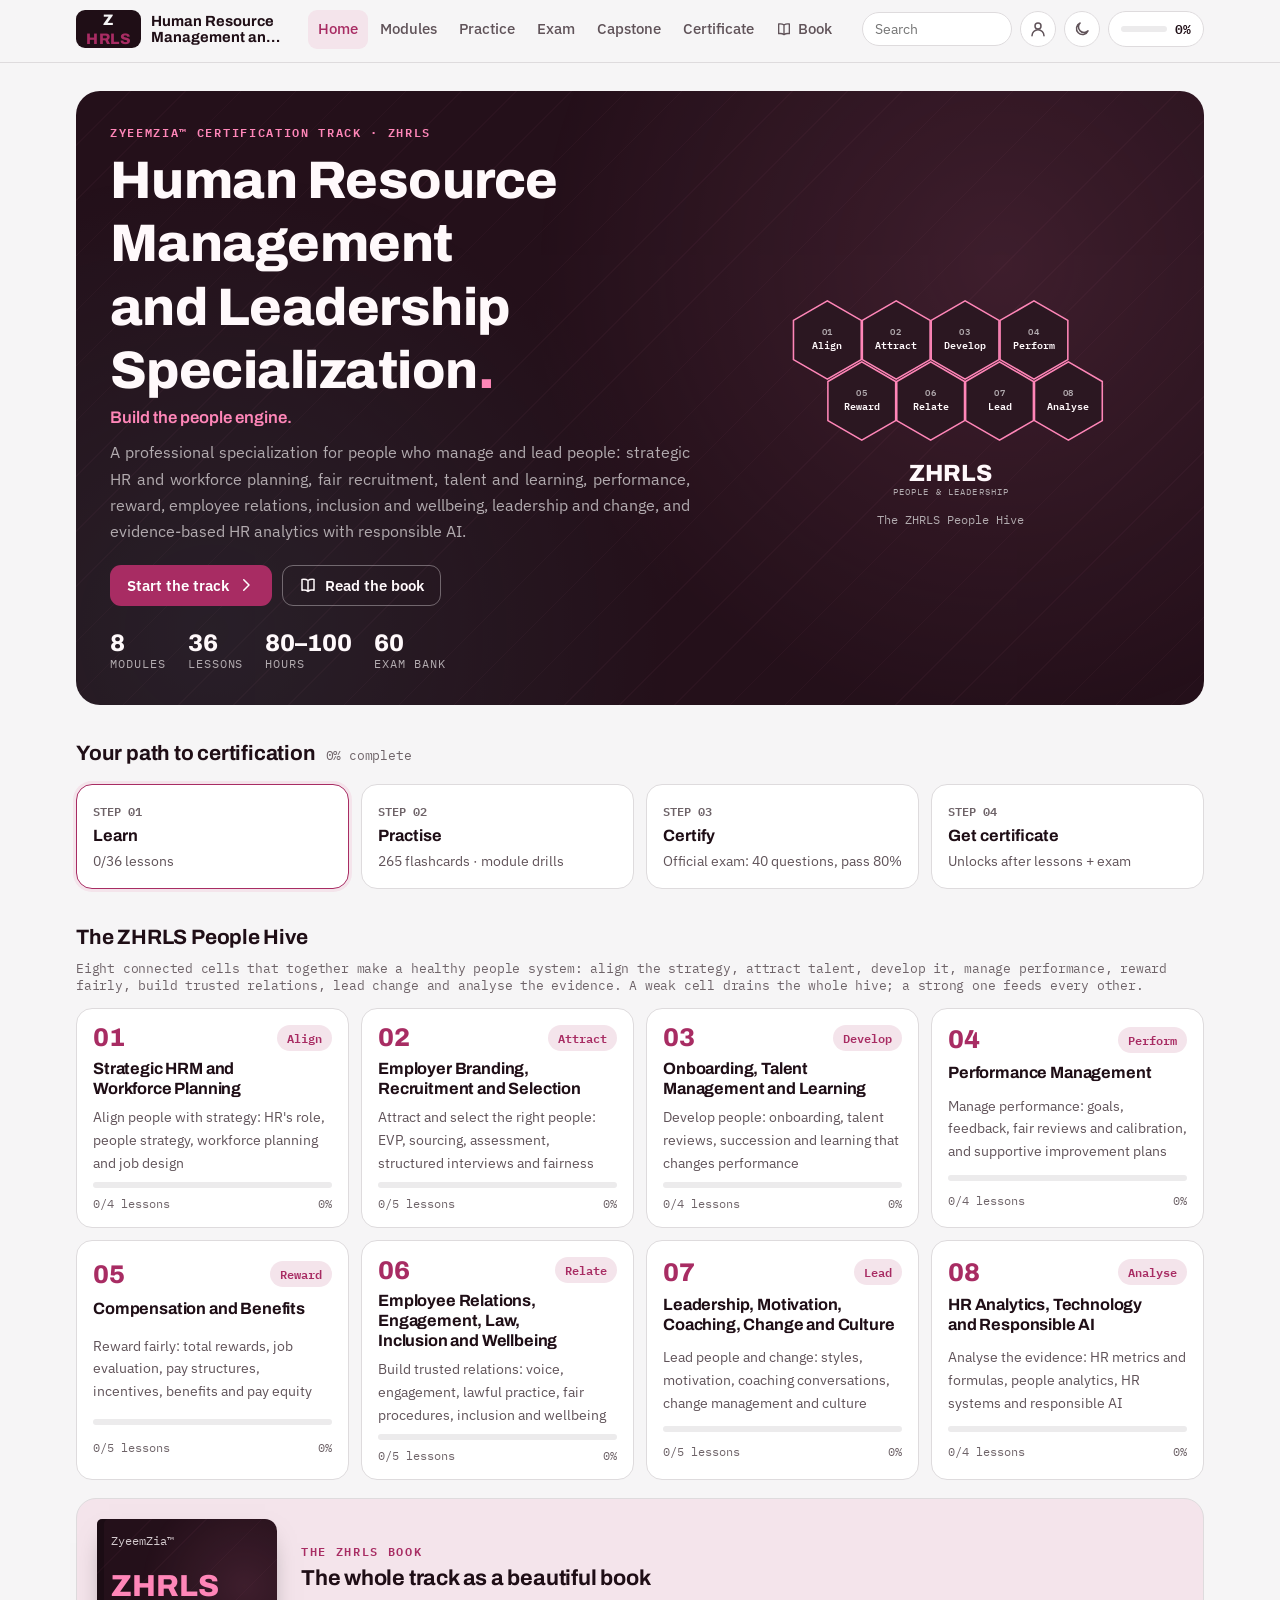
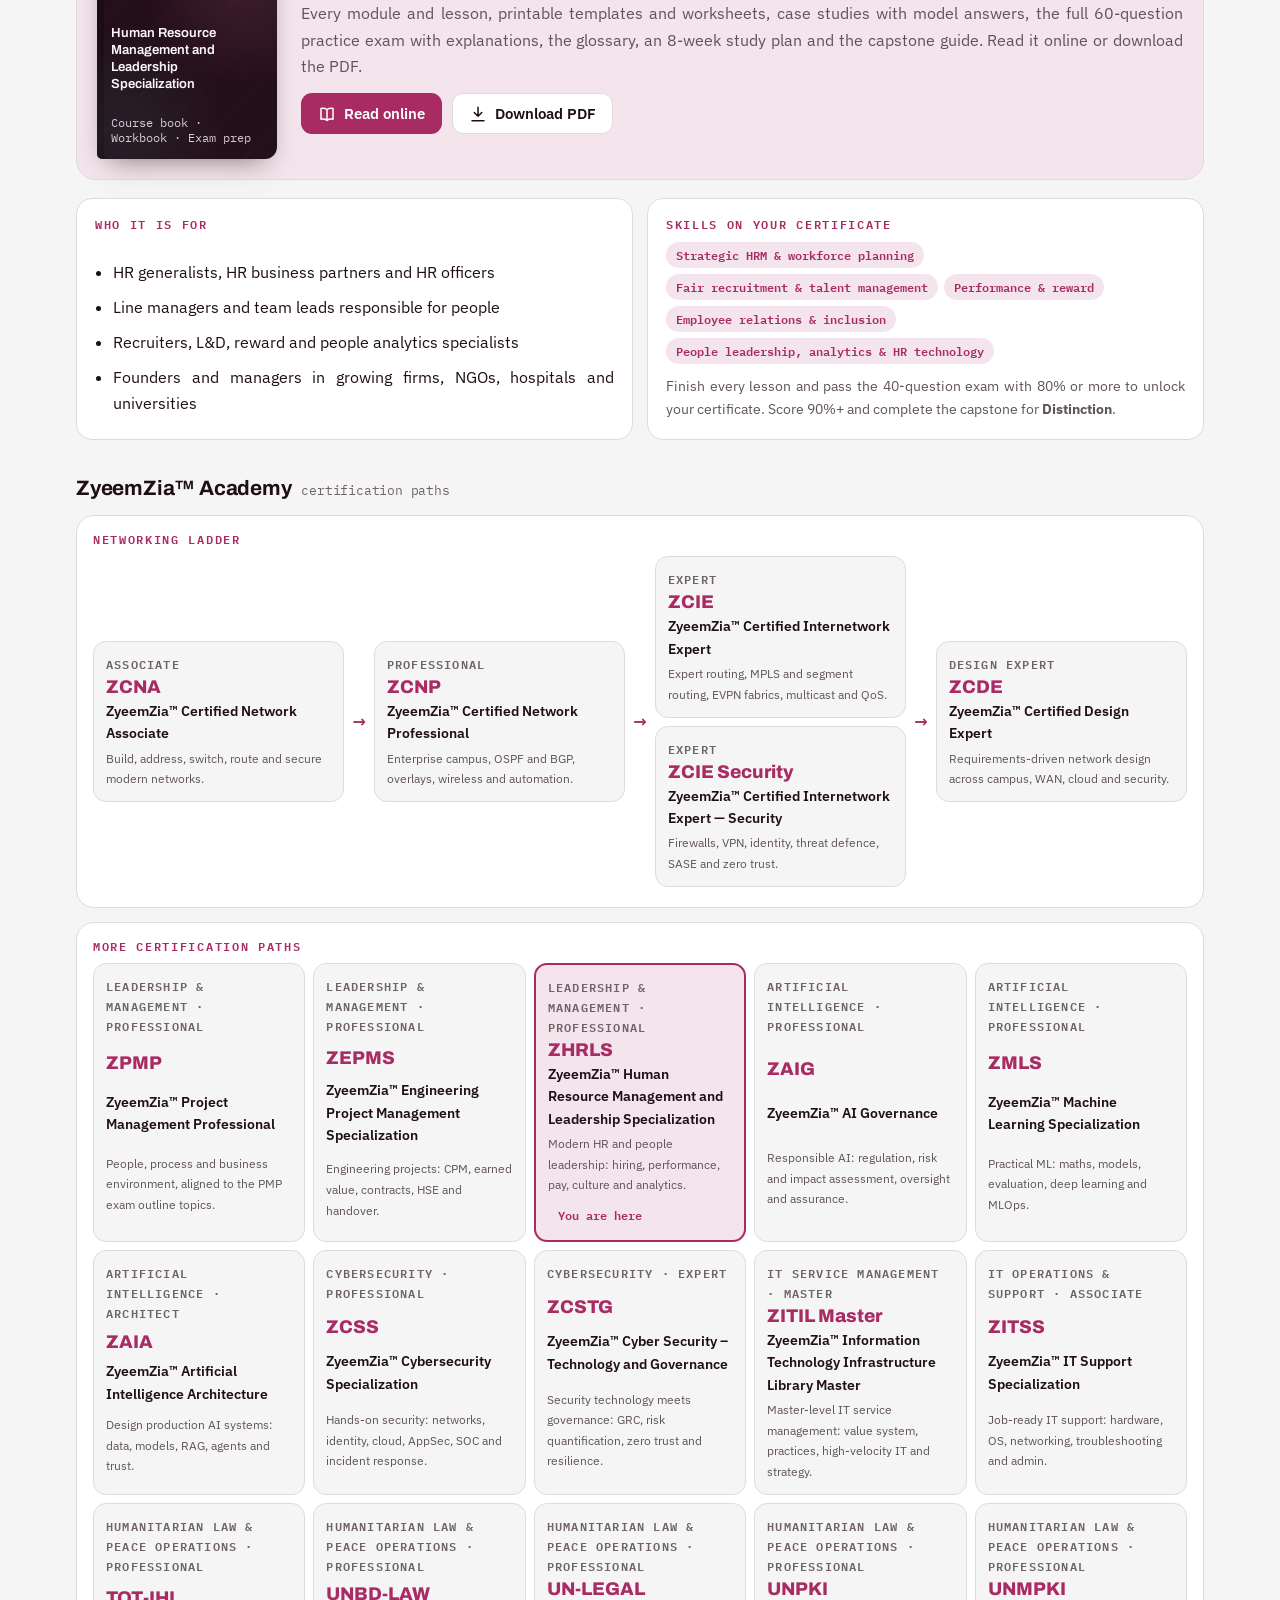
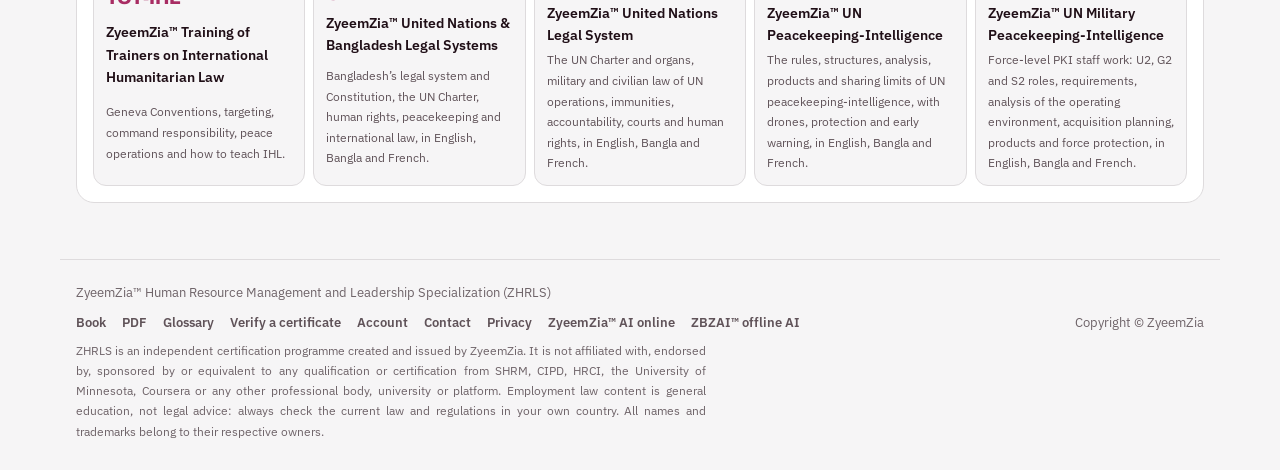
<file: index.html>
<!doctype html>
<html lang="en">
<head>
<meta charset="utf-8">
<meta name="viewport" content="width=device-width, initial-scale=1, viewport-fit=cover">
<title>ZyeemZia™ Human Resource Management and Leadership Specialization (ZHRLS)</title>
<meta name="description" content="ZyeemZia™ Human Resource Management and Leadership Specialization (ZHRLS): modern HR and people leadership: workforce planning, hiring, performance, pay, learning, employee relations, culture, change and HR analytics. Free online course, smart book and certificate. Independent programme.">
<meta name="author" content="ZyeemZia">
<meta name="theme-color" content="#24101a">
<link rel="icon" href="favicon.svg" type="image/svg+xml">
<link rel="canonical" href="https://zhrls.zyeemzia.com/">
<meta property="og:type" content="website">
<meta property="og:site_name" content="ZyeemZia™ Certification Tracks">
<meta property="og:title" content="ZyeemZia™ Human Resource Management and Leadership Specialization (ZHRLS)">
<meta property="og:description" content="ZyeemZia™ Human Resource Management and Leadership Specialization (ZHRLS): modern HR and people leadership: workforce planning, hiring, performance, pay, learning, employee relations, culture, change and HR analytics. Free online course, smart book and certificate. Independent programme.">
<meta property="og:url" content="https://zhrls.zyeemzia.com/">
<meta property="og:image" content="https://zhrls.zyeemzia.com/og-image.png">
<meta property="og:image:width" content="1200">
<meta property="og:image:height" content="630">
<meta name="twitter:card" content="summary_large_image">
<meta name="twitter:image" content="https://zhrls.zyeemzia.com/og-image.png">
<script>try{var z=JSON.parse(localStorage.getItem("zhrls.v1")||"{}").theme;if(z==="dark"||z==="light")document.documentElement.setAttribute("data-theme",z)}catch(e){}</script>
<link rel="stylesheet" href="fonts.css?v=66d4b9ed12">
<link rel="stylesheet" href="theme.css?v=5982e4b921">
<link rel="preload" href="fonts/IBMPlexSans-400-latin-a68a20.woff2" as="font" type="font/woff2" crossorigin>
<link rel="preload" href="fonts/Archivo-600-latin-79dc5e.woff2" as="font" type="font/woff2" crossorigin>
<link rel="stylesheet" href="app.css?v=2059a68e38">
</head>
<body>
<header class="topbar">
  <div class="topbar-in">
    <a class="brand" href="#home" aria-label="ZHRLS home"><span class="brand-mark">Z<i>HRLS</i></span><span class="brand-text"><b>Human Resource Management and Leadership Specialization</b><small>ZyeemZia™ Certification Track</small></span></a>
    <nav class="mainnav" id="mainnav" aria-label="Main"></nav>
    <div class="top-tools">
      <form class="search" id="searchForm" role="search"><input id="searchInput" type="search" placeholder="Search" aria-label="Search lessons and terms"></form>
      <a class="icon-btn search-icon" href="#search/" aria-label="Search"><svg viewBox="0 0 24 24" fill="none" stroke="currentColor" stroke-width="2" stroke-linecap="round" aria-hidden="true"><circle cx="11" cy="11" r="7"/><path d="M20 20l-4-4"/></svg></a>
      <a class="icon-btn" id="acctBtn" href="#account" aria-label="Sign in"></a>
      <button class="icon-btn" id="themeBtn" type="button" aria-label="Toggle dark mode"></button>
      <a class="prog-chip" id="progChip" href="#settings" aria-label="Your progress"></a>
    </div>
  </div>
  <div class="read-bar" id="readBar"></div>
</header>
<main id="view" class="view" tabindex="-1"><div class="boot" aria-label="Loading the course"><i></i><i></i><i></i></div></main>
<footer class="site-foot">
  <div class="row"><span>ZyeemZia™ Human Resource Management and Leadership Specialization (ZHRLS)</span><span style="display:flex;gap:16px;flex-wrap:wrap"><a href="book.html" target="_blank" rel="noopener">Book</a><a href="ZHRLS-Book.pdf" download>PDF</a><a href="#glossary">Glossary</a><a href="#verify/">Verify a certificate</a><a href="#account">Account</a><a href="#contact">Contact</a><a href="privacy.html">Privacy</a><a href="https://ai.zyeemzia.com/" target="_blank" rel="noopener">ZyeemZia™ AI online</a><a href="https://zbzai.zyeemzia.com/" target="_blank" rel="noopener">ZBZAI™ offline AI</a></span><span>Copyright © ZyeemZia</span></div>
  <p class="disc" id="disc"></p>
</footer>
<nav class="tabbar" id="tabbar" aria-label="Main mobile"></nav>
<div class="toast" id="toast" role="status" aria-live="polite" hidden></div>
<script defer src="core.js?v=756f940ff2"></script>
<script defer src="figures.js?v=d0575e00c2"></script>
<script defer src="family.js?v=e2194631f1"></script>
<script defer src="data/track.js?v=6f02403f7b"></script>
<script defer src="data/m1-4.js?v=06226faad4"></script>
<script defer src="data/m5-8.js?v=5d90f8e257"></script>
<script defer src="app.js?v=317a90ee0c"></script>
<script>/* ZyeemZia house style: justified writing. Paragraphs and list text that read left-aligned are justified; centred text, headings, buttons and columns too narrow to justify cleanly stay as they are. Copyright © ZyeemZia */(function(){var S='p,li,dd,blockquote';function j(r){if(!r||!r.querySelectorAll)return;var L=r.querySelectorAll(S);for(var i=0;i<L.length;i++){var e=L[i];if(e.getAttribute('data-zj'))continue;e.setAttribute('data-zj','1');var a=getComputedStyle(e).textAlign;if(a==='start'||a==='left'||a==='-webkit-auto'){var w=e.clientWidth;if(!w||w>=280)e.style.textAlign='justify'}}}function go(){j(document);if(!window.MutationObserver)return;new MutationObserver(function(m){for(var i=0;i<m.length;i++){var N=m[i].addedNodes;for(var k=0;k<N.length;k++){var n=N[k];if(n.nodeType===1)j(n.matches&&n.matches(S)?n.parentNode:n)}}}).observe(document.body,{childList:true,subtree:true})}if(document.readyState==='loading')document.addEventListener('DOMContentLoaded',go);else go()})()</script>
</body>
</html>
</file>
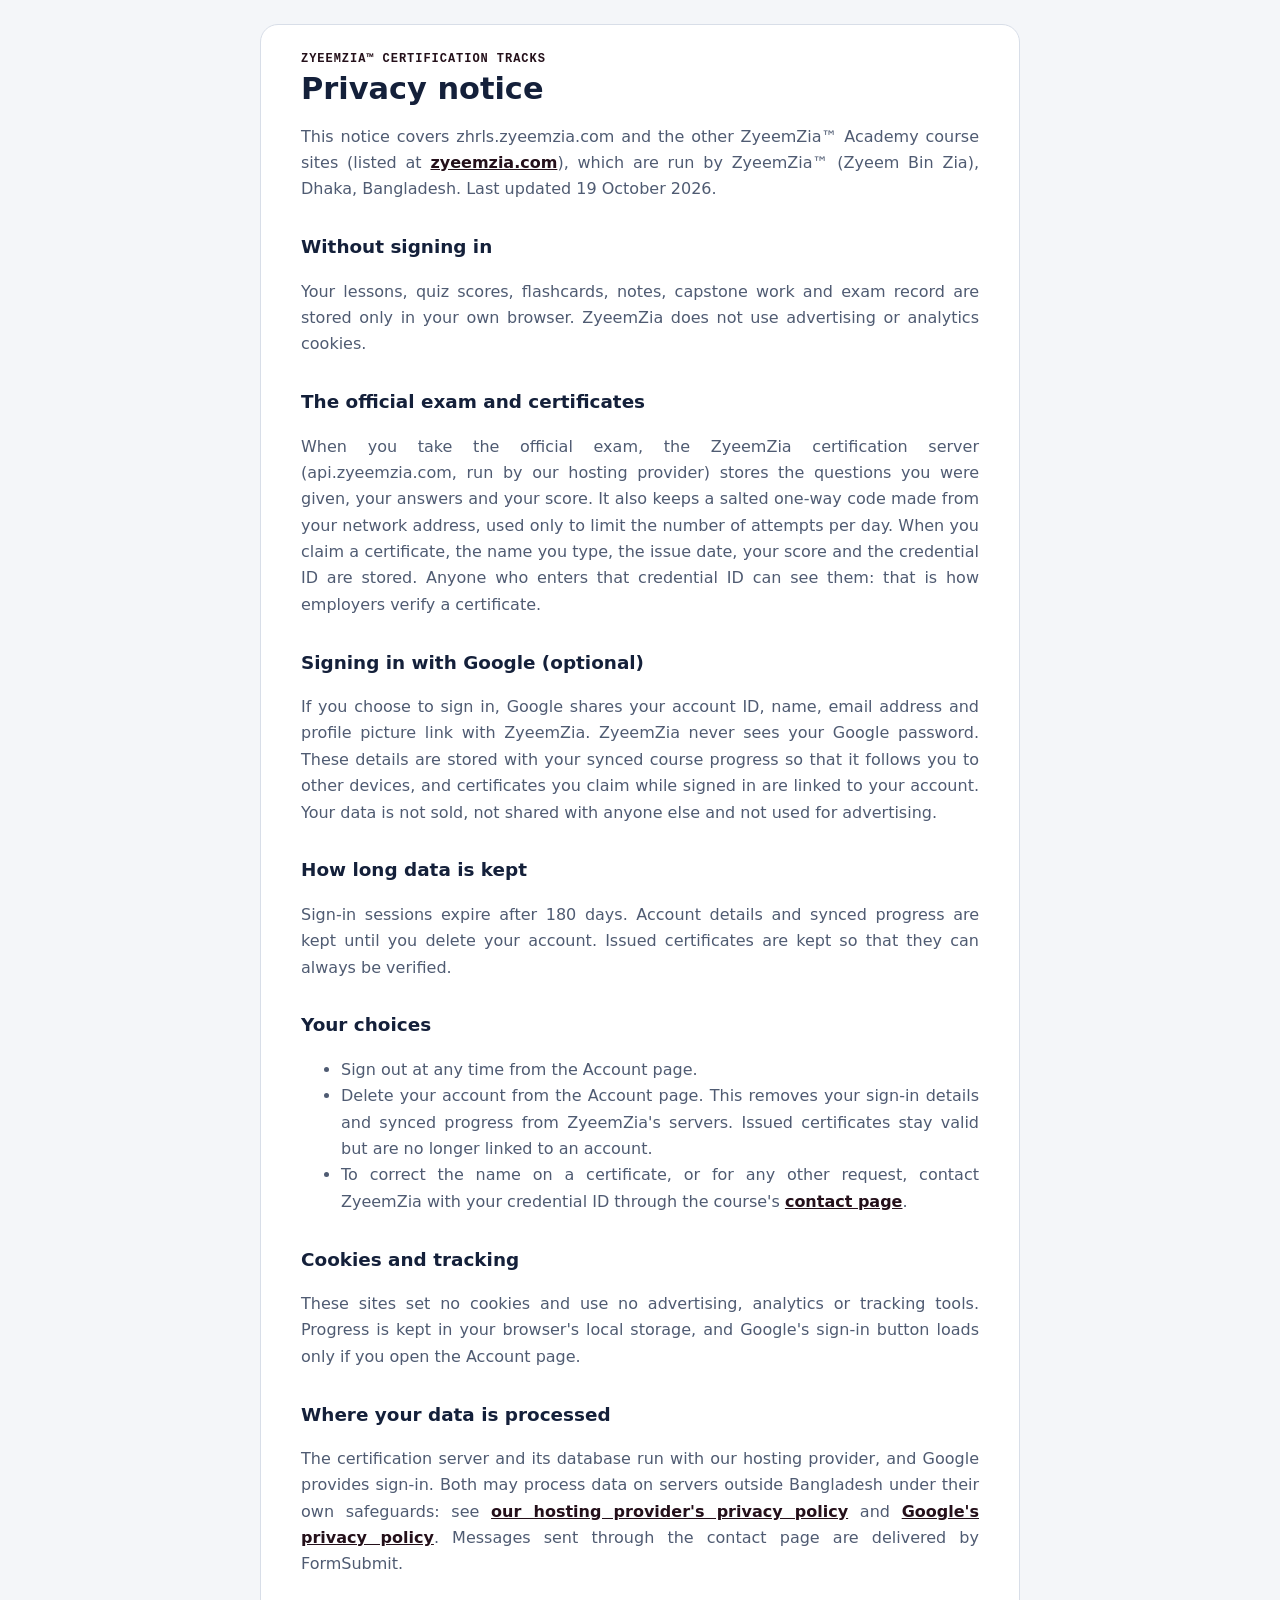
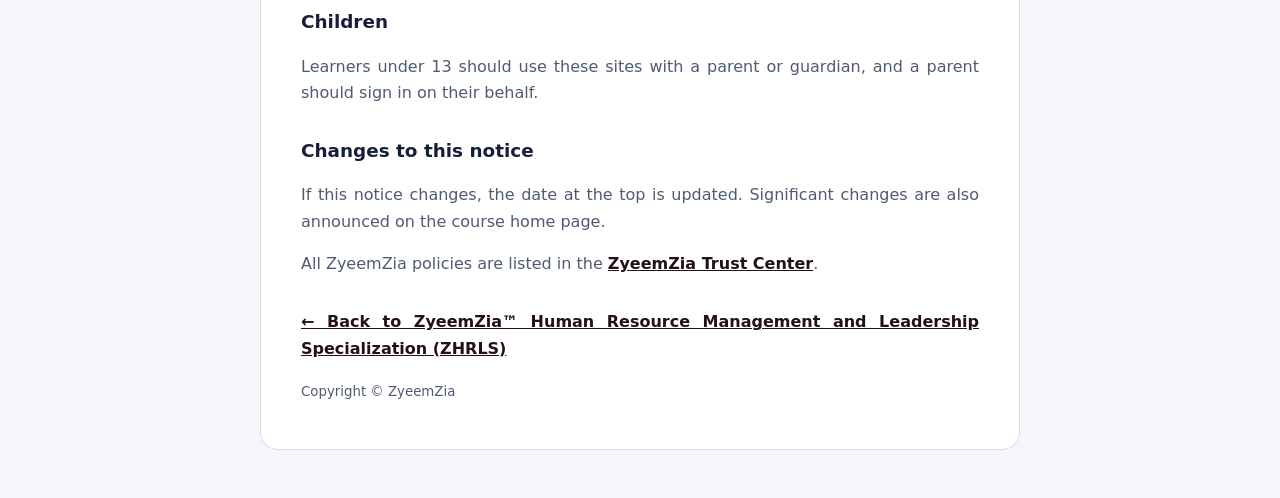
<file: privacy.html>
<!doctype html>
<html lang="en"><head><meta charset="utf-8"><meta name="viewport" content="width=device-width, initial-scale=1">
<title>Privacy notice · ZyeemZia™ ZHRLS</title><meta name="description" content="How the ZyeemZia certification tracks handle your data."><link rel="icon" href="favicon.svg" type="image/svg+xml">
<style>:root{--bg:#f4f6f9;--card:#fff;--ink:#14203a;--mut:#4f5b72;--line:#d8dee8;--acc:#24101a}@media (prefers-color-scheme:dark){:root{--bg:#0b1120;--card:#121a2c;--ink:#e8edf6;--mut:#a6b2c8;--line:#26324a;--acc:#ff86b8;color-scheme:dark}}
*{box-sizing:border-box}body{margin:0;background:var(--bg);color:var(--ink);font:16px/1.65 "Segoe UI",system-ui,sans-serif;padding:24px 16px 48px}main{max-width:760px;margin:0 auto;background:var(--card);border:1px solid var(--line);border-radius:18px;padding:28px clamp(18px,5vw,40px)}
h1{font-size:1.9rem;line-height:1.2;margin:.2em 0 .4em}h2{font-size:1.15rem;margin:1.6em 0 .3em}p,li{color:var(--mut)}a{color:var(--acc);font-weight:600}.eb{font:700 .75rem/1 ui-monospace,Consolas,monospace;letter-spacing:.08em;text-transform:uppercase;color:var(--acc)}small{color:var(--mut)}</style><link rel="canonical" href="https://zhrls.zyeemzia.com/privacy.html">
</head>
<body><main>
<div class="eb">ZyeemZia™ certification tracks</div>
<h1>Privacy notice</h1>
<p>This notice covers zhrls.zyeemzia.com and the other ZyeemZia™ Academy course sites (listed at <a href="https://zyeemzia.com/#academy">zyeemzia.com</a>), which are run by ZyeemZia™ (Zyeem Bin Zia), Dhaka, Bangladesh. Last updated 19 October 2026.</p>
<h2>Without signing in</h2>
<p>Your lessons, quiz scores, flashcards, notes, capstone work and exam record are stored only in your own browser. ZyeemZia does not use advertising or analytics cookies.</p>
<h2>The official exam and certificates</h2>
<p>When you take the official exam, the ZyeemZia certification server (api.zyeemzia.com, run by our hosting provider) stores the questions you were given, your answers and your score. It also keeps a salted one-way code made from your network address, used only to limit the number of attempts per day. When you claim a certificate, the name you type, the issue date, your score and the credential ID are stored. Anyone who enters that credential ID can see them: that is how employers verify a certificate.</p>
<h2>Signing in with Google (optional)</h2>
<p>If you choose to sign in, Google shares your account ID, name, email address and profile picture link with ZyeemZia. ZyeemZia never sees your Google password. These details are stored with your synced course progress so that it follows you to other devices, and certificates you claim while signed in are linked to your account. Your data is not sold, not shared with anyone else and not used for advertising.</p>
<h2>How long data is kept</h2>
<p>Sign-in sessions expire after 180 days. Account details and synced progress are kept until you delete your account. Issued certificates are kept so that they can always be verified.</p>
<h2>Your choices</h2>
<ul><li>Sign out at any time from the Account page.</li><li>Delete your account from the Account page. This removes your sign-in details and synced progress from ZyeemZia's servers. Issued certificates stay valid but are no longer linked to an account.</li><li>To correct the name on a certificate, or for any other request, contact ZyeemZia with your credential ID through the course's <a href="./#contact">contact page</a>.</li></ul>
<h2>Cookies and tracking</h2>
<p>These sites set no cookies and use no advertising, analytics or tracking tools. Progress is kept in your browser's local storage, and Google's sign-in button loads only if you open the Account page.</p>
<h2>Where your data is processed</h2>
<p>The certification server and its database run with our hosting provider, and Google provides sign-in. Both may process data on servers outside Bangladesh under their own safeguards: see <a href="https://www.cloudflare.com/privacypolicy/">our hosting provider's privacy policy</a> and <a href="https://policies.google.com/privacy">Google's privacy policy</a>. Messages sent through the contact page are delivered by FormSubmit.</p>
<h2>Children</h2>
<p>Learners under 13 should use these sites with a parent or guardian, and a parent should sign in on their behalf.</p>
<h2>Changes to this notice</h2>
<p>If this notice changes, the date at the top is updated. Significant changes are also announced on the course home page.</p>
<p>All ZyeemZia policies are listed in the <a href="https://policy.zyeemzia.com/">ZyeemZia Trust Center</a>.</p>
<p style="margin-top:2em"><a href="./">← Back to ZyeemZia™ Human Resource Management and Leadership Specialization (ZHRLS)</a></p>
<p><small>Copyright © ZyeemZia</small></p>
</main><script>/* ZyeemZia house style: justified writing. Paragraphs and list text that read left-aligned are justified; centred text, headings, buttons and columns too narrow to justify cleanly stay as they are. Copyright © ZyeemZia */(function(){var S='p,li,dd,blockquote';function j(r){if(!r||!r.querySelectorAll)return;var L=r.querySelectorAll(S);for(var i=0;i<L.length;i++){var e=L[i];if(e.getAttribute('data-zj'))continue;e.setAttribute('data-zj','1');var a=getComputedStyle(e).textAlign;if(a==='start'||a==='left'||a==='-webkit-auto'){var w=e.clientWidth;if(!w||w>=280)e.style.textAlign='justify'}}}function go(){j(document);if(!window.MutationObserver)return;new MutationObserver(function(m){for(var i=0;i<m.length;i++){var N=m[i].addedNodes;for(var k=0;k<N.length;k++){var n=N[k];if(n.nodeType===1)j(n.matches&&n.matches(S)?n.parentNode:n)}}}).observe(document.body,{childList:true,subtree:true})}if(document.readyState==='loading')document.addEventListener('DOMContentLoaded',go);else go()})()</script>
</body></html>
</file>
<file: fonts.css>
/* Bundled Google Fonts (SIL Open Font License) for offline use and PDF printing */
@font-face {
  font-family: 'Archivo';
  font-style: normal;
  font-weight: 600;
  font-stretch: 100%;
  font-display: swap;
  src: url(fonts/Archivo-600-latin-ext-20ba07.woff2) format('woff2');
  unicode-range: U+0100-02BA, U+02BD-02C5, U+02C7-02CC, U+02CE-02D7, U+02DD-02FF, U+0304, U+0308, U+0329, U+1D00-1DBF, U+1E00-1E9F, U+1EF2-1EFF, U+2020, U+20A0-20AB, U+20AD-20C4, U+2113, U+2C60-2C7F, U+A720-A7FF;
}
@font-face {
  font-family: 'Archivo';
  font-style: normal;
  font-weight: 600;
  font-stretch: 100%;
  font-display: swap;
  src: url(fonts/Archivo-600-latin-79dc5e.woff2) format('woff2');
  unicode-range: U+0000-00FF, U+0131, U+0152-0153, U+02BB-02BC, U+02C6, U+02DA, U+02DC, U+0304, U+0308, U+0329, U+2000-206F, U+20AC, U+2122, U+2191, U+2193, U+2212, U+2215, U+FEFF, U+FFFD;
}
@font-face {
  font-family: 'Archivo';
  font-style: normal;
  font-weight: 700;
  font-stretch: 100%;
  font-display: swap;
  src: url(fonts/Archivo-600-latin-ext-20ba07.woff2) format('woff2');
  unicode-range: U+0100-02BA, U+02BD-02C5, U+02C7-02CC, U+02CE-02D7, U+02DD-02FF, U+0304, U+0308, U+0329, U+1D00-1DBF, U+1E00-1E9F, U+1EF2-1EFF, U+2020, U+20A0-20AB, U+20AD-20C4, U+2113, U+2C60-2C7F, U+A720-A7FF;
}
@font-face {
  font-family: 'Archivo';
  font-style: normal;
  font-weight: 700;
  font-stretch: 100%;
  font-display: swap;
  src: url(fonts/Archivo-600-latin-79dc5e.woff2) format('woff2');
  unicode-range: U+0000-00FF, U+0131, U+0152-0153, U+02BB-02BC, U+02C6, U+02DA, U+02DC, U+0304, U+0308, U+0329, U+2000-206F, U+20AC, U+2122, U+2191, U+2193, U+2212, U+2215, U+FEFF, U+FFFD;
}
@font-face {
  font-family: 'Archivo';
  font-style: normal;
  font-weight: 800;
  font-stretch: 100%;
  font-display: swap;
  src: url(fonts/Archivo-600-latin-ext-20ba07.woff2) format('woff2');
  unicode-range: U+0100-02BA, U+02BD-02C5, U+02C7-02CC, U+02CE-02D7, U+02DD-02FF, U+0304, U+0308, U+0329, U+1D00-1DBF, U+1E00-1E9F, U+1EF2-1EFF, U+2020, U+20A0-20AB, U+20AD-20C4, U+2113, U+2C60-2C7F, U+A720-A7FF;
}
@font-face {
  font-family: 'Archivo';
  font-style: normal;
  font-weight: 800;
  font-stretch: 100%;
  font-display: swap;
  src: url(fonts/Archivo-600-latin-79dc5e.woff2) format('woff2');
  unicode-range: U+0000-00FF, U+0131, U+0152-0153, U+02BB-02BC, U+02C6, U+02DA, U+02DC, U+0304, U+0308, U+0329, U+2000-206F, U+20AC, U+2122, U+2191, U+2193, U+2212, U+2215, U+FEFF, U+FFFD;
}
@font-face {
  font-family: 'IBM Plex Mono';
  font-style: normal;
  font-weight: 400;
  font-display: swap;
  src: url(fonts/IBMPlexMono-400-latin-ext-7f25d9.woff2) format('woff2');
  unicode-range: U+0100-02BA, U+02BD-02C5, U+02C7-02CC, U+02CE-02D7, U+02DD-02FF, U+0304, U+0308, U+0329, U+1D00-1DBF, U+1E00-1E9F, U+1EF2-1EFF, U+2020, U+20A0-20AB, U+20AD-20C4, U+2113, U+2C60-2C7F, U+A720-A7FF;
}
@font-face {
  font-family: 'IBM Plex Mono';
  font-style: normal;
  font-weight: 400;
  font-display: swap;
  src: url(fonts/IBMPlexMono-400-latin-d196e8.woff2) format('woff2');
  unicode-range: U+0000-00FF, U+0131, U+0152-0153, U+02BB-02BC, U+02C6, U+02DA, U+02DC, U+0304, U+0308, U+0329, U+2000-206F, U+20AC, U+2122, U+2191, U+2193, U+2212, U+2215, U+FEFF, U+FFFD;
}
@font-face {
  font-family: 'IBM Plex Mono';
  font-style: normal;
  font-weight: 600;
  font-display: swap;
  src: url(fonts/IBMPlexMono-600-latin-ext-bf8910.woff2) format('woff2');
  unicode-range: U+0100-02BA, U+02BD-02C5, U+02C7-02CC, U+02CE-02D7, U+02DD-02FF, U+0304, U+0308, U+0329, U+1D00-1DBF, U+1E00-1E9F, U+1EF2-1EFF, U+2020, U+20A0-20AB, U+20AD-20C4, U+2113, U+2C60-2C7F, U+A720-A7FF;
}
@font-face {
  font-family: 'IBM Plex Mono';
  font-style: normal;
  font-weight: 600;
  font-display: swap;
  src: url(fonts/IBMPlexMono-600-latin-9b8270.woff2) format('woff2');
  unicode-range: U+0000-00FF, U+0131, U+0152-0153, U+02BB-02BC, U+02C6, U+02DA, U+02DC, U+0304, U+0308, U+0329, U+2000-206F, U+20AC, U+2122, U+2191, U+2193, U+2212, U+2215, U+FEFF, U+FFFD;
}
@font-face {
  font-family: 'IBM Plex Sans';
  font-style: italic;
  font-weight: 400;
  font-stretch: 100%;
  font-display: swap;
  src: url(fonts/IBMPlexSans-400i-latin-ext-77f5d9.woff2) format('woff2');
  unicode-range: U+0100-02BA, U+02BD-02C5, U+02C7-02CC, U+02CE-02D7, U+02DD-02FF, U+0304, U+0308, U+0329, U+1D00-1DBF, U+1E00-1E9F, U+1EF2-1EFF, U+2020, U+20A0-20AB, U+20AD-20C4, U+2113, U+2C60-2C7F, U+A720-A7FF;
}
@font-face {
  font-family: 'IBM Plex Sans';
  font-style: italic;
  font-weight: 400;
  font-stretch: 100%;
  font-display: swap;
  src: url(fonts/IBMPlexSans-400i-latin-46a3d9.woff2) format('woff2');
  unicode-range: U+0000-00FF, U+0131, U+0152-0153, U+02BB-02BC, U+02C6, U+02DA, U+02DC, U+0304, U+0308, U+0329, U+2000-206F, U+20AC, U+2122, U+2191, U+2193, U+2212, U+2215, U+FEFF, U+FFFD;
}
@font-face {
  font-family: 'IBM Plex Sans';
  font-style: normal;
  font-weight: 400;
  font-stretch: 100%;
  font-display: swap;
  src: url(fonts/IBMPlexSans-400-latin-ext-71c30c.woff2) format('woff2');
  unicode-range: U+0100-02BA, U+02BD-02C5, U+02C7-02CC, U+02CE-02D7, U+02DD-02FF, U+0304, U+0308, U+0329, U+1D00-1DBF, U+1E00-1E9F, U+1EF2-1EFF, U+2020, U+20A0-20AB, U+20AD-20C4, U+2113, U+2C60-2C7F, U+A720-A7FF;
}
@font-face {
  font-family: 'IBM Plex Sans';
  font-style: normal;
  font-weight: 400;
  font-stretch: 100%;
  font-display: swap;
  src: url(fonts/IBMPlexSans-400-latin-a68a20.woff2) format('woff2');
  unicode-range: U+0000-00FF, U+0131, U+0152-0153, U+02BB-02BC, U+02C6, U+02DA, U+02DC, U+0304, U+0308, U+0329, U+2000-206F, U+20AC, U+2122, U+2191, U+2193, U+2212, U+2215, U+FEFF, U+FFFD;
}
@font-face {
  font-family: 'IBM Plex Sans';
  font-style: normal;
  font-weight: 500;
  font-stretch: 100%;
  font-display: swap;
  src: url(fonts/IBMPlexSans-400-latin-ext-71c30c.woff2) format('woff2');
  unicode-range: U+0100-02BA, U+02BD-02C5, U+02C7-02CC, U+02CE-02D7, U+02DD-02FF, U+0304, U+0308, U+0329, U+1D00-1DBF, U+1E00-1E9F, U+1EF2-1EFF, U+2020, U+20A0-20AB, U+20AD-20C4, U+2113, U+2C60-2C7F, U+A720-A7FF;
}
@font-face {
  font-family: 'IBM Plex Sans';
  font-style: normal;
  font-weight: 500;
  font-stretch: 100%;
  font-display: swap;
  src: url(fonts/IBMPlexSans-400-latin-a68a20.woff2) format('woff2');
  unicode-range: U+0000-00FF, U+0131, U+0152-0153, U+02BB-02BC, U+02C6, U+02DA, U+02DC, U+0304, U+0308, U+0329, U+2000-206F, U+20AC, U+2122, U+2191, U+2193, U+2212, U+2215, U+FEFF, U+FFFD;
}
@font-face {
  font-family: 'IBM Plex Sans';
  font-style: normal;
  font-weight: 600;
  font-stretch: 100%;
  font-display: swap;
  src: url(fonts/IBMPlexSans-400-latin-ext-71c30c.woff2) format('woff2');
  unicode-range: U+0100-02BA, U+02BD-02C5, U+02C7-02CC, U+02CE-02D7, U+02DD-02FF, U+0304, U+0308, U+0329, U+1D00-1DBF, U+1E00-1E9F, U+1EF2-1EFF, U+2020, U+20A0-20AB, U+20AD-20C4, U+2113, U+2C60-2C7F, U+A720-A7FF;
}
@font-face {
  font-family: 'IBM Plex Sans';
  font-style: normal;
  font-weight: 600;
  font-stretch: 100%;
  font-display: swap;
  src: url(fonts/IBMPlexSans-400-latin-a68a20.woff2) format('woff2');
  unicode-range: U+0000-00FF, U+0131, U+0152-0153, U+02BB-02BC, U+02C6, U+02DA, U+02DC, U+0304, U+0308, U+0329, U+2000-206F, U+20AC, U+2122, U+2191, U+2193, U+2212, U+2215, U+FEFF, U+FFFD;
}
@font-face {
  font-family: 'IBM Plex Sans';
  font-style: normal;
  font-weight: 700;
  font-stretch: 100%;
  font-display: swap;
  src: url(fonts/IBMPlexSans-400-latin-ext-71c30c.woff2) format('woff2');
  unicode-range: U+0100-02BA, U+02BD-02C5, U+02C7-02CC, U+02CE-02D7, U+02DD-02FF, U+0304, U+0308, U+0329, U+1D00-1DBF, U+1E00-1E9F, U+1EF2-1EFF, U+2020, U+20A0-20AB, U+20AD-20C4, U+2113, U+2C60-2C7F, U+A720-A7FF;
}
@font-face {
  font-family: 'IBM Plex Sans';
  font-style: normal;
  font-weight: 700;
  font-stretch: 100%;
  font-display: swap;
  src: url(fonts/IBMPlexSans-400-latin-a68a20.woff2) format('woff2');
  unicode-range: U+0000-00FF, U+0131, U+0152-0153, U+02BB-02BC, U+02C6, U+02DA, U+02DC, U+0304, U+0308, U+0329, U+2000-206F, U+20AC, U+2122, U+2191, U+2193, U+2212, U+2215, U+FEFF, U+FFFD;
}
@font-face {
  font-family: 'Sora';
  font-style: normal;
  font-weight: 500;
  font-display: swap;
  src: url(fonts/Sora-500-latin-ext-f9e5e3.woff2) format('woff2');
  unicode-range: U+0100-02BA, U+02BD-02C5, U+02C7-02CC, U+02CE-02D7, U+02DD-02FF, U+0304, U+0308, U+0329, U+1D00-1DBF, U+1E00-1E9F, U+1EF2-1EFF, U+2020, U+20A0-20AB, U+20AD-20C4, U+2113, U+2C60-2C7F, U+A720-A7FF;
}
@font-face {
  font-family: 'Sora';
  font-style: normal;
  font-weight: 500;
  font-display: swap;
  src: url(fonts/Sora-500-latin-4fa0aa.woff2) format('woff2');
  unicode-range: U+0000-00FF, U+0131, U+0152-0153, U+02BB-02BC, U+02C6, U+02DA, U+02DC, U+0304, U+0308, U+0329, U+2000-206F, U+20AC, U+2122, U+2191, U+2193, U+2212, U+2215, U+FEFF, U+FFFD;
}
@font-face {
  font-family: 'Sora';
  font-style: normal;
  font-weight: 600;
  font-display: swap;
  src: url(fonts/Sora-500-latin-ext-f9e5e3.woff2) format('woff2');
  unicode-range: U+0100-02BA, U+02BD-02C5, U+02C7-02CC, U+02CE-02D7, U+02DD-02FF, U+0304, U+0308, U+0329, U+1D00-1DBF, U+1E00-1E9F, U+1EF2-1EFF, U+2020, U+20A0-20AB, U+20AD-20C4, U+2113, U+2C60-2C7F, U+A720-A7FF;
}
@font-face {
  font-family: 'Sora';
  font-style: normal;
  font-weight: 600;
  font-display: swap;
  src: url(fonts/Sora-500-latin-4fa0aa.woff2) format('woff2');
  unicode-range: U+0000-00FF, U+0131, U+0152-0153, U+02BB-02BC, U+02C6, U+02DA, U+02DC, U+0304, U+0308, U+0329, U+2000-206F, U+20AC, U+2122, U+2191, U+2193, U+2212, U+2215, U+FEFF, U+FFFD;
}
@font-face {
  font-family: 'Sora';
  font-style: normal;
  font-weight: 700;
  font-display: swap;
  src: url(fonts/Sora-500-latin-ext-f9e5e3.woff2) format('woff2');
  unicode-range: U+0100-02BA, U+02BD-02C5, U+02C7-02CC, U+02CE-02D7, U+02DD-02FF, U+0304, U+0308, U+0329, U+1D00-1DBF, U+1E00-1E9F, U+1EF2-1EFF, U+2020, U+20A0-20AB, U+20AD-20C4, U+2113, U+2C60-2C7F, U+A720-A7FF;
}
@font-face {
  font-family: 'Sora';
  font-style: normal;
  font-weight: 700;
  font-display: swap;
  src: url(fonts/Sora-500-latin-4fa0aa.woff2) format('woff2');
  unicode-range: U+0000-00FF, U+0131, U+0152-0153, U+02BB-02BC, U+02C6, U+02DA, U+02DC, U+0304, U+0308, U+0329, U+2000-206F, U+20AC, U+2122, U+2191, U+2193, U+2212, U+2215, U+FEFF, U+FFFD;
}
@font-face {
  font-family: 'Sora';
  font-style: normal;
  font-weight: 800;
  font-display: swap;
  src: url(fonts/Sora-500-latin-ext-f9e5e3.woff2) format('woff2');
  unicode-range: U+0100-02BA, U+02BD-02C5, U+02C7-02CC, U+02CE-02D7, U+02DD-02FF, U+0304, U+0308, U+0329, U+1D00-1DBF, U+1E00-1E9F, U+1EF2-1EFF, U+2020, U+20A0-20AB, U+20AD-20C4, U+2113, U+2C60-2C7F, U+A720-A7FF;
}
@font-face {
  font-family: 'Sora';
  font-style: normal;
  font-weight: 800;
  font-display: swap;
  src: url(fonts/Sora-500-latin-4fa0aa.woff2) format('woff2');
  unicode-range: U+0000-00FF, U+0131, U+0152-0153, U+02BB-02BC, U+02C6, U+02DA, U+02DC, U+0304, U+0308, U+0329, U+2000-206F, U+20AC, U+2122, U+2191, U+2193, U+2212, U+2215, U+FEFF, U+FFFD;
}
</file>
<file: theme.css>
/* ZHRLS — "people hex": deep berry, rose and teal; connected-circles motif. */
:root {
  --bg: #f6f5f6; --surface: #ffffff; --surface-2: #ecebec; --ink: #1f0e16; --ink-2: #605359; --ink-3: #6e6368; --line: #dedbdd;
  --accent: #a82c63; --accent-ink: #ffffff; --accent-soft: #f4e4eb; --accent-2: #13777a; --accent-2-soft: #deecec;
  --good: #1d7a4b; --good-soft: #dcf1e4; --bad: #b42a2a; --bad-soft: #f9e2e0; --warn: #b77800; --warn-soft: #fbefd3; --on-status: #ffffff;
  --hero-bg: #24101a; --hero-ink: #fff9fb; --hero-ink-2: #b2abaf; --hero-accent: #ff86b8;
  --motif: radial-gradient(circle at 82% 28%, rgba(255,134,184,0.24), transparent 46%), radial-gradient(circle at 12% 88%, rgba(95,214,210,0.16), transparent 42%), repeating-linear-gradient(135deg, transparent 0 38px, rgba(255,134,184,0.07) 38px 39px);
  --sg-line: #504048; --sg-accent: #ff86b8; --sg-accent-2: #5fd6d2; --sg-node: #2b1721; --sg-ink: #fff9fb; --sg-ink-2: #b2abaf;
  --f-display: "Archivo", "IBM Plex Sans", "Segoe UI", sans-serif; --f-body: "IBM Plex Sans", "Segoe UI", system-ui, sans-serif; --f-mono: "IBM Plex Mono", Consolas, monospace;
  --radius: 16px;
}
@media (prefers-color-scheme: dark) {
  :root:not([data-theme="light"]) {
  --bg: #14090e; --surface: #1d0d15; --surface-2: #2f1c25; --ink: #fff8fb; --ink-2: #b9b3b6; --ink-3: #948a8f; --line: #3e2d35;
  --accent: #ff86b8; --accent-ink: #14090e; --accent-soft: #432230; --accent-2: #5fd6d2; --accent-2-soft: #202a2d;
  --good: #5bd39a; --good-soft: #10301f; --bad: #ff7a7a; --bad-soft: #3a1616; --warn: #f2b84c; --warn-soft: #3a2c10; --on-status: #14090e;
  color-scheme: dark;
  }
}
:root[data-theme="dark"] {
  --bg: #14090e; --surface: #1d0d15; --surface-2: #2f1c25; --ink: #fff8fb; --ink-2: #b9b3b6; --ink-3: #948a8f; --line: #3e2d35;
  --accent: #ff86b8; --accent-ink: #14090e; --accent-soft: #432230; --accent-2: #5fd6d2; --accent-2-soft: #202a2d;
  --good: #5bd39a; --good-soft: #10301f; --bad: #ff7a7a; --bad-soft: #3a1616; --warn: #f2b84c; --warn-soft: #3a2c10; --on-status: #14090e;
  color-scheme: dark;
}
.hero h1, .mod-num, .mod-big, .bb-cover b { font-stretch: 112%; }
</file>
<file: app.css>
/* ZyeemZia certification engine — site styles. Colours and faces come from theme.css (per track). */
/* Form controls use the page font; browsers otherwise fall back to Arial. */
button, input, select, textarea { font-family: inherit; }
/* Small print never drops below 12px on screen. */
small { font-size: max(12px, .85em); }
* { box-sizing: border-box; }
[hidden] { display: none !important; }
html { -webkit-text-size-adjust: 100%; }
body { margin: 0; background: var(--bg); color: var(--ink); font: 16px/1.65 var(--f-body); }
a { color: var(--accent); }
button { font: inherit; color: inherit; }
:focus-visible { outline: 3px solid var(--accent-2); outline-offset: 2px; border-radius: 6px; }
h1, h2, h3, h4 { margin: 0; line-height: 1.2; text-wrap: balance; font-family: var(--f-display); letter-spacing: -.01em; }
p { margin: 0; }
code { font: .9em var(--f-mono); background: var(--surface-2); padding: 1px 6px; border-radius: 5px; }
.muted { color: var(--ink-2); }
.eyebrow { font: 600 max(12px, .75rem)/1.2 var(--f-mono); letter-spacing: .14em; text-transform: uppercase; color: var(--accent); }

/* ---------- chrome ---------- */
.topbar { position: sticky; top: 0; padding-top: env(safe-area-inset-top, 0px); z-index: 30; background: color-mix(in srgb, var(--bg) 88%, transparent); backdrop-filter: blur(10px) saturate(1.3); -webkit-backdrop-filter: blur(10px) saturate(1.3); border-bottom: 1px solid var(--line); }
.topbar-in { max-width: 1160px; margin: 0 auto; display: flex; align-items: center; gap: 16px; padding-block: 10px; padding-left: max(16px, env(safe-area-inset-left, 0px)); padding-right: max(16px, env(safe-area-inset-right, 0px)); }
.brand { display: flex; align-items: center; gap: 10px; text-decoration: none; color: var(--ink); flex-shrink: 0; }
.brand-mark { height: 38px; padding: 0 10px; display: grid; place-items: center; background: var(--ink); color: var(--bg); font: 800 .95rem var(--f-display); letter-spacing: .04em; border-radius: 9px; }
.brand-mark i { font-style: normal; color: var(--accent); }
.brand-text { display: flex; flex-direction: column; line-height: 1.15; }
.brand-text b { font: 700 .92rem var(--f-display); }
.brand-text small { font: 500 max(12px, .75rem) var(--f-mono); color: var(--ink-2); letter-spacing: .04em; }
.mainnav { display: flex; gap: 2px; margin-left: 8px; }
.mainnav a { text-decoration: none; color: var(--ink-2); padding: 7px 10px; border-radius: 9px; font-weight: 500; font-size: .93rem; white-space: nowrap; display: inline-flex; gap: 6px; align-items: center; }
.mainnav a:hover { background: var(--surface-2); color: var(--ink); }
.mainnav a[aria-current="page"] { color: var(--accent); background: var(--accent-soft); }
.mainnav svg { width: 16px; height: 16px; }
.top-tools { margin-left: auto; display: flex; gap: 8px; align-items: center; }
.icon-btn { width: 36px; height: 36px; border-radius: 50%; border: 1px solid var(--line); background: var(--surface); display: grid; place-items: center; cursor: pointer; color: var(--ink-2); }
.icon-btn svg, .btn svg, .tabbar svg { width: 18px; height: 18px; }
.prog-chip { display: inline-flex; align-items: center; gap: 8px; text-decoration: none; color: var(--ink); font: 600 .82rem var(--f-mono); background: var(--surface); border: 1px solid var(--line); padding: 6px 12px; border-radius: 999px; font-variant-numeric: tabular-nums; white-space: nowrap; }
.prog-chip i { width: 46px; height: 6px; border-radius: 9px; background: var(--surface-2); overflow: hidden; display: inline-block; }
.prog-chip i b { display: block; height: 100%; background: var(--accent); }
.read-bar { height: 3px; width: 100%; background: var(--accent); transform: scaleX(0); transform-origin: 0 50%; transition: transform .15s; }
.tabbar { display: none; }
.view { max-width: 1160px; margin: 0 auto; outline: none; padding-block: 28px 56px; padding-left: max(16px, env(safe-area-inset-left, 0px)); padding-right: max(16px, env(safe-area-inset-right, 0px)); }
.site-foot { max-width: 1160px; margin: 0 auto; padding-block: 22px 28px; padding-left: max(16px, env(safe-area-inset-left, 0px)); padding-right: max(16px, env(safe-area-inset-right, 0px)); border-top: 1px solid var(--line); color: var(--ink-3); font-size: .82rem; display: grid; gap: 8px; }
.site-foot .row { display: flex; gap: 8px 18px; flex-wrap: wrap; justify-content: space-between; }
.site-foot a { color: var(--ink-2); text-decoration: none; font-weight: 600; }
.site-foot .disc { font-size: max(12px, .76rem); max-width: 90ch; }

/* ---------- common ---------- */
.btn { display: inline-flex; align-items: center; justify-content: center; gap: 8px; border: 1px solid var(--line); background: var(--surface); color: var(--ink); padding: 10px 16px; border-radius: 11px; cursor: pointer; font-weight: 600; text-decoration: none; font-size: .95rem; line-height: 1.25; }
.btn:hover { border-color: var(--ink-3); }
.btn-primary { background: var(--accent); color: var(--accent-ink); border-color: transparent; }
.btn-primary:hover { filter: brightness(1.07); border-color: transparent; }
.btn-dark { background: var(--ink); color: var(--bg); border-color: transparent; }
.btn-ghost { background: none; border-color: transparent; color: var(--ink-2); }
.btn-sm { padding: 6px 11px; font-size: .85rem; border-radius: 9px; }
.btn[disabled] { opacity: .45; cursor: not-allowed; }
.chip { display: inline-flex; align-items: center; gap: 5px; padding: 3px 10px; border-radius: 999px; font: 600 max(12px, .76rem) var(--f-mono); background: var(--surface-2); color: var(--ink-2); white-space: nowrap; }
.chip.ok { background: var(--good-soft); color: var(--good); }
.chip.acc { background: var(--accent-soft); color: var(--accent); }
.chips { display: flex; flex-wrap: wrap; gap: 6px; }
.card { background: var(--surface); border: 1px solid var(--line); border-radius: var(--radius); }
.page-head { display: grid; gap: 6px; margin-bottom: 22px; }
.page-title { font-size: clamp(1.7rem, 3.4vw, 2.4rem); }
.section-title { font-size: 1.3rem; margin: 36px 0 14px; display: flex; align-items: baseline; gap: 10px; flex-wrap: wrap; }
.section-title small { font: 500 .8rem var(--f-mono); color: var(--ink-3); }
.bar { height: 6px; border-radius: 9px; background: var(--surface-2); overflow: hidden; }
.bar > i { display: block; height: 100%; background: var(--accent); }
.empty { text-align: center; padding: 48px 20px; color: var(--ink-2); border: 1px dashed var(--line); border-radius: 18px; }

/* ---------- home ---------- */
.hero { position: relative; overflow: hidden; display: grid; grid-template-columns: minmax(0, 1.15fr) minmax(0, .85fr); gap: 28px; align-items: center; padding: 34px; border-radius: 24px; background: var(--hero-bg); color: var(--hero-ink); }
.hero .motif { position: absolute; inset: 0; pointer-events: none; opacity: .5; background: var(--motif); }
.hero > *:not(.motif) { position: relative; min-width: 0; }
.hero .eyebrow { color: var(--hero-accent); }
.hero h1 { font-size: clamp(2rem, 4.6vw, 3.3rem); font-weight: 800; margin: 10px 0 6px; color: var(--hero-ink); }
.hero h1 span { color: var(--hero-accent); }
.hero .tag { font: 600 1.05rem var(--f-display); color: var(--hero-accent); }
.hero .lead { color: var(--hero-ink-2); max-width: 58ch; margin-top: 12px; }
.hero-actions { display: flex; gap: 10px; flex-wrap: wrap; margin-top: 20px; }
.hero .btn:not(.btn-primary) { background: transparent; color: var(--hero-ink); border-color: color-mix(in srgb, var(--hero-ink) 35%, transparent); }
.hero-stats { display: flex; gap: 22px; flex-wrap: wrap; margin-top: 24px; }
.hero-stats div { display: grid; }
.hero-stats b { font: 800 1.5rem var(--f-display); color: var(--hero-ink); font-variant-numeric: tabular-nums; }
.hero-stats span { font: 500 max(12px, .75rem) var(--f-mono); color: var(--hero-ink-2); text-transform: uppercase; letter-spacing: .08em; }
.hero-sig { display: grid; justify-items: center; gap: 8px; }
.hero-sig .sg { width: 100%; max-width: 360px; height: auto; }
.hero-sig figcaption { font: 500 max(12px, .78rem) var(--f-mono); color: var(--hero-ink-2); text-align: center; }

.path { display: grid; grid-template-columns: repeat(4, minmax(0, 1fr)); gap: 12px; margin-top: 18px; }
.path-step { padding: 16px; border-radius: 16px; background: var(--surface); border: 1px solid var(--line); display: grid; gap: 6px; position: relative; }
.path-step .n { font: 700 max(12px, .75rem) var(--f-mono); color: var(--ink-3); }
.path-step b { font: 700 1.02rem var(--f-display); }
.path-step small { color: var(--ink-2); font-size: .85rem; }
.path-step.done { border-color: var(--good); }
.path-step.done .n { color: var(--good); }
.path-step.now { border-color: var(--accent); box-shadow: 0 0 0 3px var(--accent-soft); }

.mod-grid { display: grid; grid-template-columns: repeat(4, minmax(0, 1fr)); gap: 12px; }
.mod-card { display: grid; gap: 8px; padding: 16px; border-radius: 16px; background: var(--surface); border: 1px solid var(--line); text-decoration: none; color: var(--ink); transition: transform .15s, border-color .15s; min-width: 0; }
.mod-card:hover { transform: translateY(-2px); border-color: var(--accent); }
.mod-top { display: flex; justify-content: space-between; align-items: center; }
.mod-num { font: 800 1.6rem/1 var(--f-display); color: var(--accent); }
.mod-card h3 { font-size: 1.02rem; }
.mod-card p { font-size: .86rem; color: var(--ink-2); }
.mod-card .meta { display: flex; justify-content: space-between; font: 500 max(12px, .75rem) var(--f-mono); color: var(--ink-3); }
.book-banner { display: grid; grid-template-columns: 180px minmax(0, 1fr); gap: 24px; align-items: center; padding: 20px; border-radius: 20px; background: var(--accent-soft); border: 1px solid var(--line); margin-top: 18px; }
.bb-cover { aspect-ratio: 3/4; border-radius: 5px 12px 12px 5px; background: var(--hero-bg); color: var(--hero-ink); padding: 14px; display: flex; flex-direction: column; justify-content: space-between; text-decoration: none; box-shadow: inset 7px 0 0 rgba(0,0,0,.25), 0 12px 26px -12px rgba(0,0,0,.5); position: relative; overflow: hidden; transition: transform .2s; }
.bb-cover:hover { transform: rotate(-2deg) translateY(-3px); }
.bb-cover .motif { position: absolute; inset: 0; background: var(--motif); opacity: .5; }
.bb-cover > *:not(.motif) { position: relative; }
.bb-cover b { font: 800 1.9rem/1 var(--f-display); color: var(--hero-accent); }
.bb-cover span { font: 600 .82rem/1.3 var(--f-display); }
.bb-cover small { font: 500 max(12px, .75rem) var(--f-mono); opacity: .8; }
.bb-text { display: grid; gap: 8px; min-width: 0; }
.bb-text h2 { font-size: 1.35rem; }
.two { display: grid; grid-template-columns: minmax(0, 1fr) minmax(0, 1fr); gap: 14px; }
.list-card { padding: 18px; display: grid; gap: 10px; }
.list-card ul { margin: 0; padding-left: 18px; display: grid; gap: 4px; }

/* ---------- module & lesson ---------- */
.crumbs { display: flex; gap: 8px; align-items: center; font-size: .85rem; color: var(--ink-2); flex-wrap: wrap; }
.crumbs a { color: var(--ink-2); text-decoration: none; }
.mod-hero { padding: 26px; border-radius: 20px; background: var(--surface); border: 1px solid var(--line); display: grid; grid-template-columns: auto minmax(0, 1fr); gap: 22px; margin: 14px 0 22px; align-items: start; }
.mod-big { font: 800 4rem/1 var(--f-display); color: var(--accent); }
.outcomes { margin: 12px 0 0; padding: 0; list-style: none; display: grid; gap: 6px; }
.outcomes li { display: flex; gap: 10px; }
.outcomes li::before { content: ""; width: 8px; height: 8px; margin-top: .6em; flex-shrink: 0; background: var(--accent); border-radius: 2px; }
.lesson-list { display: grid; gap: 10px; }
.lesson-row { display: grid; grid-template-columns: 54px minmax(0, 1fr) auto; gap: 14px; align-items: center; padding: 14px 16px; border-radius: 14px; background: var(--surface); border: 1px solid var(--line); text-decoration: none; color: var(--ink); }
.lesson-row:hover { border-color: var(--accent); }
.lesson-row .ln { font: 700 1.15rem var(--f-mono); color: var(--ink-3); text-align: center; }
.lesson-row.done .ln { color: var(--good); }
.lesson-row b { font-family: var(--f-display); }
.lesson-row small { display: block; color: var(--ink-2); }
.lesson { max-width: 840px; margin: 0 auto; }
.lesson-head { margin: 14px 0 22px; padding: 24px; border-radius: 20px; background: var(--surface); border: 1px solid var(--line); border-top: 5px solid var(--accent); }
.lesson-head h1 { font-size: clamp(1.5rem, 3.2vw, 2.1rem); margin: 6px 0; }
.objectives { margin: 12px 0 0; padding: 12px 14px; list-style: none; display: grid; gap: 6px; background: var(--surface-2); border-radius: 12px; font-size: .95rem; }
.objectives li::before { content: "→ "; color: var(--accent); font-weight: 700; }
.blocks { display: grid; gap: 18px; }
.blk-title { font-size: 1.12rem; margin-bottom: 8px; }
.b-text { font-size: 1.04rem; }
.callout { padding: 14px 16px; border-radius: 14px; border-left: 4px solid var(--c); background: color-mix(in srgb, var(--c) 9%, var(--surface)); }
.callout .ct { font: 700 max(12px, .75rem) var(--f-mono); letter-spacing: .12em; text-transform: uppercase; color: var(--c); display: block; margin-bottom: 4px; }
.callout b.h { display: block; font-family: var(--f-display); margin-bottom: 2px; }
.callout.insight { --c: var(--accent-2); } .callout.warning { --c: var(--bad); } .callout.example { --c: var(--good); } .callout.pro { --c: var(--accent); } .callout.definition { --c: var(--ink-2); }
.keypoints { padding: 16px 18px; border-radius: 14px; background: var(--surface); border: 1px solid var(--line); }
.keypoints ul { margin: 0; padding: 0; list-style: none; display: grid; gap: 8px; }
.keypoints li { display: grid; grid-template-columns: 22px minmax(0, 1fr); }
.keypoints li::before { content: "✓"; color: var(--accent); font-weight: 800; }
.tbl { overflow-x: auto; border: 1px solid var(--line); border-radius: 14px; background: var(--surface); }
table { width: 100%; border-collapse: collapse; font-size: .93rem; }
th, td { text-align: left; padding: 9px 12px; border-bottom: 1px solid var(--line); vertical-align: top; }
th { background: var(--surface-2); font: 600 max(12px, .78rem) var(--f-mono); letter-spacing: .04em; color: var(--ink-2); text-transform: uppercase; }
tr:last-child td { border-bottom: 0; }
.steps { margin: 0; padding: 0; list-style: none; counter-reset: st; display: grid; gap: 10px; }
.steps li { counter-increment: st; display: grid; grid-template-columns: 38px minmax(0, 1fr); gap: 12px; padding: 12px 14px; border-radius: 14px; background: var(--surface); border: 1px solid var(--line); }
.steps li::before { content: counter(st, decimal-leading-zero); font: 700 .95rem var(--f-mono); color: var(--accent); padding-top: 2px; }
.steps b { font-family: var(--f-display); display: block; }
.fw { display: grid; grid-template-columns: repeat(auto-fill, minmax(200px, 1fr)); gap: 10px; }
.fw-card { padding: 14px; border-radius: 14px; background: var(--surface); border: 1px solid var(--line); display: grid; gap: 4px; align-content: start; }
.fw-card .lab { font: 800 .82rem var(--f-mono); color: var(--accent-ink); background: var(--accent); justify-self: start; padding: 2px 8px; border-radius: 6px; }
.fw-card b { font-family: var(--f-display); }
.fw-card p { font-size: .9rem; color: var(--ink-2); }
.cmp { display: grid; grid-template-columns: repeat(var(--n), minmax(0, 1fr)); gap: 10px; }
.cmp-col { padding: 14px; border-radius: 14px; background: var(--surface); border: 1px solid var(--line); }
.cmp-col h4 { font-size: 1rem; padding-bottom: 8px; margin-bottom: 8px; border-bottom: 2px solid var(--accent); }
.cmp-col ul { margin: 0; padding-left: 18px; display: grid; gap: 4px; font-size: .92rem; }
.flow { display: flex; gap: 0; overflow-x: auto; padding: 4px 2px 8px; }
.flow-i { flex: 1 1 0; min-width: 130px; padding: 12px; background: var(--surface); border: 1px solid var(--line); border-radius: 12px; position: relative; display: grid; gap: 4px; align-content: start; }
.flow-i + .flow-i { margin-left: 22px; }
.flow-i + .flow-i::before { content: ""; position: absolute; left: -19px; top: 50%; width: 16px; height: 2px; background: var(--accent); }
.flow-i + .flow-i::after { content: ""; position: absolute; left: -7px; top: calc(50% - 4px); border: 5px solid transparent; border-left-color: var(--accent); }
.flow-i b { font: 700 .92rem var(--f-display); }
.flow-i span { font-size: .82rem; color: var(--ink-2); }
.flow-i .k { font: 700 max(12px, .75rem) var(--f-mono); color: var(--accent); }
.layers { display: grid; gap: 6px; }
.layer { display: grid; grid-template-columns: 170px minmax(0, 1fr); border-radius: 12px; overflow: hidden; border: 1px solid var(--line); background: var(--surface); }
.layer > b { background: color-mix(in srgb, var(--accent) calc(var(--d) * 1%), var(--surface)); color: var(--ink); padding: 10px 12px; font: 700 .88rem var(--f-display); display: flex; align-items: center; }
.layer .parts { display: flex; flex-wrap: wrap; gap: 6px; padding: 8px 10px; align-items: center; }
.layer .parts span { font: 500 .8rem var(--f-mono); padding: 3px 9px; border-radius: 7px; background: var(--surface-2); border: 1px solid var(--line); }
.formula { display: grid; grid-template-columns: repeat(auto-fill, minmax(230px, 1fr)); gap: 10px; }
.fm { padding: 14px; border-radius: 14px; background: var(--surface); border: 1px solid var(--line); display: grid; gap: 4px; }
.fm small { font: 600 max(12px, .75rem) var(--f-mono); color: var(--ink-3); text-transform: uppercase; letter-spacing: .08em; }
.fm code { font-size: 1rem; background: var(--accent-soft); color: var(--ink); padding: 6px 10px; justify-self: start; max-width: 100%; overflow-wrap: anywhere; white-space: normal; }
.fm p { font-size: .88rem; color: var(--ink-2); }
.case { border-radius: 16px; border: 1px solid var(--line); background: var(--surface); overflow: hidden; }
.case-h { padding: 12px 16px; background: var(--ink); color: var(--bg); display: flex; gap: 10px; align-items: center; }
.case-h b { font-family: var(--f-display); }
.case-b { padding: 16px; display: grid; gap: 10px; }
.case-b ol { margin: 0; padding-left: 20px; display: grid; gap: 4px; }
.reveal { border-top: 1px dashed var(--line); padding-top: 10px; }
.scenario { border-radius: 16px; border: 2px solid var(--accent-2); background: var(--surface); padding: 16px; display: grid; gap: 12px; }
.sc-opts { display: grid; gap: 8px; }
.sc-opt { text-align: left; border: 1.5px solid var(--line); background: var(--bg); border-radius: 12px; padding: 11px 14px; cursor: pointer; display: grid; gap: 4px; }
.sc-opt:hover:not([disabled]) { border-color: var(--accent-2); }
.sc-opt .fb { font-size: .88rem; color: var(--ink-2); }
.sc-opt.best { border-color: var(--good); background: var(--good-soft); }
.sc-opt.weak { border-color: var(--bad); background: var(--bad-soft); }
.sc-opt[disabled] { cursor: default; }
.checklist { padding: 16px; border-radius: 16px; background: var(--surface); border: 1px solid var(--line); display: grid; gap: 8px; }
.ck { display: flex; gap: 10px; align-items: flex-start; cursor: pointer; }
.ck input { width: 19px; height: 19px; margin-top: 3px; accent-color: var(--accent); flex-shrink: 0; }
.template { border-radius: 16px; border: 1px solid var(--line); background: var(--surface); overflow: hidden; }
.tp-h { padding: 12px 16px; display: flex; justify-content: space-between; gap: 10px; align-items: center; flex-wrap: wrap; background: var(--accent-soft); }
.tp-h b { font-family: var(--f-display); }
.template .tbl { border: 0; border-radius: 0; }
.template td[contenteditable] { background: var(--bg); min-width: 90px; }
.template td[contenteditable]:focus { outline: 2px solid var(--accent); outline-offset: -2px; }
.template tr.ex td { color: var(--ink-2); font-style: italic; }
.reflection { padding: 16px; border-radius: 16px; background: var(--surface); border: 1px dashed var(--ink-3); display: grid; gap: 8px; }
.reflection textarea { width: 100%; min-height: 96px; border-radius: 10px; border: 1px solid var(--line); background: var(--bg); color: var(--ink); padding: 10px; font: inherit; resize: vertical; }
.terms { display: grid; grid-template-columns: repeat(auto-fill, minmax(230px, 1fr)); gap: 8px; }
.term { padding: 12px 14px; border-radius: 12px; background: var(--surface); border: 1px solid var(--line); }
.term b { font-family: var(--f-display); display: block; color: var(--accent); }
.term span { font-size: .9rem; color: var(--ink-2); }
.quiz { border-radius: 18px; border: 2px solid var(--accent); background: var(--surface); padding: 18px; display: grid; gap: 14px; }
.quiz-top { display: flex; justify-content: space-between; align-items: center; gap: 10px; flex-wrap: wrap; }
.dots { display: flex; gap: 5px; flex-wrap: wrap; }
.dots i { width: 10px; height: 10px; border-radius: 50%; background: var(--surface-2); }
.dots i.ok { background: var(--good); } .dots i.no { background: var(--bad); } .dots i.cur { outline: 2px solid var(--accent); outline-offset: 1px; }
.q-text { font-size: 1.08rem; font-weight: 600; }
.opts { display: grid; gap: 8px; }
.opt { text-align: left; border: 1.5px solid var(--line); background: var(--bg); border-radius: 12px; padding: 11px 14px; cursor: pointer; display: grid; grid-template-columns: 28px minmax(0, 1fr); gap: 10px; align-items: start; }
.opt:hover:not([disabled]) { border-color: var(--accent); }
.opt .k { width: 26px; height: 26px; border-radius: 50%; background: var(--surface-2); display: grid; place-items: center; font: 700 max(12px, .78rem) var(--f-mono); }
.opt.ok { border-color: var(--good); background: var(--good-soft); } .opt.ok .k { background: var(--good); color: var(--on-status, #fff); }
.opt.no { border-color: var(--bad); background: var(--bad-soft); } .opt.no .k { background: var(--bad); color: var(--on-status, #fff); }
.opt.sel { border-color: var(--accent); background: var(--accent-soft); } .opt.sel .k { background: var(--accent); color: var(--accent-ink); }
.opt[disabled] { cursor: default; }
.explain { font-size: .93rem; padding: 10px 12px; border-radius: 10px; background: var(--surface-2); }
.q-foot { display: flex; justify-content: flex-end; gap: 8px; flex-wrap: wrap; }
.q-result { text-align: center; display: grid; gap: 8px; justify-items: center; padding: 8px 0; }
.big-num { font: 800 3rem/1 var(--f-display); color: var(--accent); font-variant-numeric: tabular-nums; }
.lesson-foot { margin-top: 28px; padding-top: 20px; border-top: 1px solid var(--line); display: flex; justify-content: space-between; gap: 10px; flex-wrap: wrap; align-items: center; }
.done-banner { display: inline-flex; gap: 8px; align-items: center; padding: 10px 14px; border-radius: 12px; background: var(--good-soft); color: var(--good); font-weight: 700; }

/* ---------- exam ---------- */
.exam-wrap { max-width: 860px; margin: 0 auto; display: grid; gap: 16px; }
.exam-bar { position: sticky; top: calc(env(safe-area-inset-top, 0px) + 62px); z-index: 5; display: flex; justify-content: space-between; align-items: center; gap: 10px; flex-wrap: wrap; padding: 10px 14px; border-radius: 14px; background: var(--surface); border: 1px solid var(--line); font: 600 .9rem var(--f-mono); }
.timer.low { color: var(--bad); }
.qmap { display: grid; grid-template-columns: repeat(auto-fill, minmax(34px, 1fr)); gap: 5px; }
.qmap button { height: 32px; border-radius: 8px; border: 1px solid var(--line); background: var(--bg); cursor: pointer; font: 600 max(12px, .78rem) var(--f-mono); }
.qmap button.ans { background: var(--accent-soft); border-color: var(--accent); }
.qmap button.flag { box-shadow: inset 0 -3px 0 var(--warn); }
.qmap button.cur { outline: 2px solid var(--ink); }
.qmap button.ok { background: var(--good-soft); border-color: var(--good); } .qmap button.no { background: var(--bad-soft); border-color: var(--bad); }
.rules { display: grid; grid-template-columns: repeat(4, minmax(0, 1fr)); gap: 10px; }
.rules div { padding: 14px; border-radius: 14px; background: var(--surface); border: 1px solid var(--line); }
.rules b { display: block; font: 800 1.5rem var(--f-display); color: var(--accent); }
.rules span { font-size: .85rem; color: var(--ink-2); }
.breakdown { display: grid; gap: 8px; }
.bd-row { display: grid; grid-template-columns: 140px minmax(0, 1fr) 60px; gap: 10px; align-items: center; font-size: .9rem; }
.bd-row .bar > i { background: var(--accent-2); }
.verdict { padding: 22px; border-radius: 20px; text-align: center; display: grid; gap: 8px; justify-items: center; }
.verdict.pass { background: var(--good-soft); } .verdict.fail { background: var(--bad-soft); }

/* ---------- capstone & certificate ---------- */
.rubric-tbl td { cursor: pointer; }
.rubric-tbl td.sel { background: var(--accent-soft); outline: 2px solid var(--accent); outline-offset: -2px; }
.req { display: grid; gap: 8px; }
.req-i { display: grid; grid-template-columns: 30px minmax(0, 1fr) auto; gap: 10px; align-items: center; padding: 12px 14px; border-radius: 12px; background: var(--surface); border: 1px solid var(--line); }
.req-i .st { width: 26px; height: 26px; border-radius: 50%; display: grid; place-items: center; background: var(--surface-2); color: var(--ink-3); font-weight: 800; }
.req-i.ok .st { background: var(--good); color: var(--on-status, #fff); }
.cert-tools { display: flex; gap: 10px; flex-wrap: wrap; align-items: end; margin: 16px 0; }
.cert-tools label { display: grid; gap: 4px; font: 600 max(12px, .78rem) var(--f-mono); color: var(--ink-2); flex: 1 1 260px; }
.cert-tools input { padding: 11px 14px; border-radius: 11px; border: 1px solid var(--line); background: var(--surface); color: var(--ink); font: 16px var(--f-body); }
.cert-canvas { width: 100%; height: auto; border-radius: 14px; box-shadow: 0 16px 40px -18px rgba(0,0,0,.45); display: block; }
.cred { font: 600 .9rem var(--f-mono); }

/* ---------- flashcards / glossary ---------- */
.fc { max-width: 620px; margin: 0 auto; display: grid; gap: 14px; }
.card3d { perspective: 1200px; cursor: pointer; }
.card3d-in { position: relative; min-height: 260px; transition: transform .5s cubic-bezier(.2,.8,.2,1); transform-style: preserve-3d; }
.card3d.flip .card3d-in { transform: rotateY(180deg); }
.face { position: absolute; inset: 0; backface-visibility: hidden; -webkit-backface-visibility: hidden; border-radius: 20px; background: var(--surface); border: 1px solid var(--line); display: grid; place-items: center; padding: 24px; text-align: center; }
.face.back { transform: rotateY(180deg); background: var(--accent-soft); }
.face b { font: 800 1.7rem var(--f-display); }
.face p { font-size: 1.05rem; }
.fc-actions { display: grid; grid-template-columns: repeat(3, minmax(0, 1fr)); gap: 10px; }
.gl-list { display: grid; gap: 8px; }
.gl-letter { font: 800 1.4rem var(--f-display); color: var(--accent); margin-top: 14px; }
.search-in { width: 100%; max-width: 460px; padding: 11px 16px; border-radius: 999px; border: 1px solid var(--line); background: var(--surface); color: var(--ink); font: 15px var(--f-body); }

/* ---------- signature diagram ---------- */
.sg text { font-family: var(--f-mono); }
.sg-loop text, .sg-trust text { text-anchor: middle; }
.sg-ring { fill: none; stroke: var(--sg-line); stroke-width: 2; stroke-dasharray: 3 6; }
.sg-arc { fill: none; stroke: var(--sg-accent); stroke-width: 2.5; }
.sg-arrow { fill: var(--sg-accent); }
.sg-node circle { fill: var(--sg-node); stroke: var(--sg-accent); stroke-width: 2; transition: transform .15s; }
.sg-node.done circle { fill: var(--sg-accent); }
.sg-node.done text { fill: var(--sg-node); }
.sg-node .sg-n { font-size: 12px; fill: var(--sg-ink-2); font-weight: 600; }
.sg-node .sg-c { font-size: 12px; fill: var(--sg-ink); font-weight: 700; }
a.sg-node:hover circle, a.sg-layer:hover rect { stroke-width: 3.5; }
.sg-title { font: 800 30px var(--f-display) !important; fill: var(--sg-ink); }
.sg-sub { font-size: 12px; fill: var(--sg-ink-2); letter-spacing: .12em; text-transform: uppercase; }
.sg-layer rect { fill: var(--sg-node); stroke: var(--sg-accent); stroke-width: 1.5; }
.sg-layer.done rect { fill: color-mix(in srgb, var(--sg-accent) 30%, var(--sg-node)); }
.sg-layer .sg-n { font-size: 12px; fill: var(--sg-ink-2); }
.sg-layer .sg-c { font-size: 13px; font-weight: 700; fill: var(--sg-ink); }
.sg-layer .sg-t { font-size: 12px; fill: var(--sg-ink-2); }
.sg-trust rect { fill: none; stroke: var(--sg-accent-2); stroke-width: 2.5; stroke-dasharray: 8 5; }
.sg-trust.done rect { stroke-dasharray: none; }
.sg-trust text { font-size: 12px; font-weight: 700; fill: var(--sg-accent-2); }

.toast { position: fixed; left: 50%; transform: translateX(-50%); bottom: calc(24px + env(safe-area-inset-bottom, 0px)); z-index: 70; background: var(--ink); color: var(--bg); padding: 10px 18px; border-radius: 12px; font-size: .92rem; max-width: calc(100% - 32px); }
.confetti { position: fixed; inset: 0; width: 100%; height: 100%; pointer-events: none; z-index: 80; }

@media (max-width: 1080px) {
  .mainnav a { padding: 7px 7px; font-size: .88rem; }
  .brand-text { display: none; }
  .mod-grid { grid-template-columns: repeat(2, minmax(0, 1fr)); }
}
@media (max-width: 860px) {
  .mainnav { display: none; }
  .tabbar { display: grid; grid-template-columns: repeat(5, minmax(0, 1fr)); position: fixed; left: 0; right: 0; bottom: 0; z-index: 40; background: var(--surface); border-top: 1px solid var(--line); padding-bottom: env(safe-area-inset-bottom, 0px); padding-left: env(safe-area-inset-left, 0px); padding-right: env(safe-area-inset-right, 0px); }
  .tabbar a { display: flex; flex-direction: column; align-items: center; gap: 2px; padding: 8px 2px 7px; text-decoration: none; color: var(--ink-2); font-size: max(12px, .75rem); font-weight: 600; }
  .tabbar a[aria-current="page"] { color: var(--accent); }
  .site-foot { padding-bottom: calc(84px + env(safe-area-inset-bottom, 0px)); }
  .toast { bottom: calc(80px + env(safe-area-inset-bottom, 0px)); }
  .hero { grid-template-columns: 1fr; padding: 24px; }
  .path, .rules { grid-template-columns: repeat(2, minmax(0, 1fr)); }
  .two { grid-template-columns: minmax(0, 1fr); }
  .list-card .chip { white-space: normal; }
}
@media (max-width: 560px) {
  .mod-grid { grid-template-columns: 1fr; }
  .book-banner { grid-template-columns: 1fr; justify-items: center; text-align: center; }
  .bb-cover { width: 160px; }
  .book-banner .hero-actions { justify-content: center; }
  .cmp { grid-template-columns: 1fr; }
  .layer { grid-template-columns: 1fr; }
  .mod-hero { grid-template-columns: 1fr; }
  .bd-row { grid-template-columns: 90px minmax(0, 1fr) 46px; }
  .prog-chip i { display: none; }
}
@media (prefers-reduced-motion: reduce) { *, *::before, *::after { animation: none !important; transition: none !important; scroll-behavior: auto !important; } }
.search input { width: 150px; padding: 7px 12px; border-radius: 999px; border: 1px solid var(--line); background: var(--surface); color: var(--ink); font: 14px var(--f-body); }
@media (max-width: 1240px) { .search { display: none; } }
/* keep wide diagrams and tables scrolling inside their own box on small screens */
.blocks { grid-template-columns: minmax(0, 1fr); }
.blocks > *, .lesson, .case-b, .scenario, .quiz, .exam-wrap > * { min-width: 0; }
.b-text, .callout, .keypoints, .term, .fw-card p, .q-text, .opt, .q-result, .steps li, .cmp-col li, .scn, .case { overflow-wrap: anywhere; }
.quiz-top > * { min-width: 0; }

/* ---------- CLI labs ---------- */
.cli-win { border-radius: 14px; overflow: hidden; border: 1px solid #1f2633; background: #0d1117; box-shadow: 0 10px 24px -16px rgba(0,0,0,.6); }
.cli-bar { display: flex; align-items: center; gap: 7px; padding: 8px 12px; background: #161b22; color: #9da7b3; font: 600 max(12px, .78rem) var(--f-mono); }
.cli-bar i { width: 11px; height: 11px; border-radius: 50%; background: #ff5f56; } .cli-bar i:nth-child(2) { background: #ffbd2e; } .cli-bar i:nth-child(3) { background: #27c93f; }
.cli-bar span { margin-left: 8px; flex: 1; min-width: 0; overflow: hidden; text-overflow: ellipsis; white-space: nowrap; }
.cli-bar .cli-copy { background: #21262d; color: #c9d1d9; border-color: #30363d; }
.cli-body { margin: 0; padding: 14px 16px; overflow-x: auto; font: .86rem/1.6 var(--f-mono); color: #c9d1d9; }
.cli-body .c { color: #7d8590; font-style: italic; } .cli-body .p { color: #7ee787; }
.cli-note { font-size: .88rem; color: var(--ink-2); margin-top: 6px; }
/* ---------- subnet calculator ---------- */
.tool-subnet { padding: 18px; border-radius: 16px; border: 2px solid var(--accent-2); background: var(--surface); display: grid; gap: 12px; }
.sn-in { display: grid; gap: 4px; font: 600 max(12px, .78rem) var(--f-mono); color: var(--ink-2); max-width: 340px; }
.sn-in input { padding: 11px 14px; border-radius: 11px; border: 1px solid var(--line); background: var(--bg); color: var(--ink); font: 600 1.05rem var(--f-mono); }
.sn-grid { display: grid; grid-template-columns: repeat(auto-fill, minmax(170px, 1fr)); gap: 8px; }
.sn-grid div { padding: 10px 12px; border-radius: 10px; background: var(--surface-2); display: grid; gap: 2px; min-width: 0; }
.sn-grid small { font: 600 max(12px, .75rem) var(--f-mono); color: var(--ink-3); text-transform: uppercase; letter-spacing: .06em; }
.sn-grid b { font: 600 .95rem var(--f-mono); overflow-wrap: anywhere; }
/* ---------- academy ladder ---------- */
.academy { display: grid; grid-template-columns: minmax(0, 2.4fr) minmax(0, 1fr); gap: 14px; }
.ac-path { padding: 16px; border-radius: 18px; background: var(--surface); border: 1px solid var(--line); display: grid; gap: 10px; min-width: 0; }
.ac-ladder { display: flex; align-items: stretch; gap: 8px; overflow-x: auto; padding-bottom: 4px; }
.ac-tier { display: grid; gap: 8px; flex: 1 1 0; min-width: 150px; }
.ac-arrow { align-self: center; color: var(--accent); font-weight: 800; }
.ac-other { flex-direction: column; }
.ac-card { display: grid; gap: 3px; padding: 12px; border-radius: 13px; border: 1px solid var(--line); background: var(--bg); text-decoration: none; color: var(--ink); transition: border-color .15s, transform .15s; }
.ac-card:hover { border-color: var(--accent); transform: translateY(-2px); }
.ac-card.me { border: 2px solid var(--accent); background: var(--accent-soft); }
.ac-card.soon { border-style: dashed; opacity: .78; cursor: default; }
.ac-card.soon:hover { border-color: var(--line); transform: none; }
.ac-card.soon b { color: var(--ink-2); }
.ac-card.soon .chip { justify-self: start; }
.ac-card b { font: 800 1.15rem var(--f-display); color: var(--accent); }
.ac-lv { font: 600 max(12px, .75rem) var(--f-mono); text-transform: uppercase; letter-spacing: .1em; color: var(--ink-3); }
.ac-n { font-size: .85rem; font-weight: 600; }
.ac-card small { font-size: max(12px, .78rem); color: var(--ink-2); }
.ac-card .chip { justify-self: start; margin-top: 4px; }
@media (max-width: 860px) { .academy { grid-template-columns: 1fr; } }
/* ---------- new signature diagrams ---------- */
.sg-cable { fill: none; stroke: var(--sg-line); stroke-width: 6; stroke-linecap: round; }
.sg-pulse { stroke: var(--sg-accent); stroke-width: 2.5; stroke-dasharray: 6 14; animation: sgflow 1.6s linear infinite; }
@keyframes sgflow { to { stroke-dashoffset: -40; } }
.sg-node rect, .sg-node polygon { fill: var(--sg-node); stroke: var(--sg-accent); stroke-width: 2; }
.sg-node.done rect, .sg-node.done polygon { fill: color-mix(in srgb, var(--sg-accent) 35%, var(--sg-node)); }
.sg-path text, .sg-hex text, .sg-blueprint text { text-anchor: middle; }
.sg-path .sg-n, .sg-hex .sg-n, .sg-blueprint .sg-n { font-size: 12px; fill: var(--sg-ink-2); letter-spacing: .08em; }
.sg-path .sg-c, .sg-hex .sg-c, .sg-blueprint .sg-c { font-size: 12.5px; font-weight: 700; fill: var(--sg-ink); }
a.sg-node:hover rect, a.sg-node:hover polygon { stroke-width: 3.5; }
.sg-dim { stroke: var(--sg-accent-2); stroke-width: 1.2; }
.sg-grid { stroke: var(--sg-line); stroke-width: 1.2; stroke-dasharray: 3 3; }
.sg-sheet .sg-tb { fill: none; stroke: var(--sg-accent-2); stroke-width: 1; }

/* ---------- polish: smoothness, phones, accessibility ---------- */
.view.enter { animation: viewIn .22s cubic-bezier(.2,.7,.2,1); }
@keyframes viewIn { from { opacity: 0; transform: translateY(6px); } to { opacity: 1; transform: none; } }
.boot { display: grid; gap: 14px; padding-top: 8px; }
.boot i { display: block; height: 18px; border-radius: 9px; background: linear-gradient(90deg, var(--surface-2) 0, var(--surface) 50%, var(--surface-2) 100%) 0 0 / 200% 100%; animation: shimmer 1.2s linear infinite; }
.boot i:first-child { height: 220px; border-radius: 22px; }
.boot i:nth-child(3) { width: 70%; }
@keyframes shimmer { to { background-position: -200% 0; } }
.search-icon { display: none; }
@media (max-width: 1240px) { .search-icon { display: grid; } }
.search-page { display: flex; gap: 8px; flex-wrap: wrap; margin-top: 8px; }
.search-page .search-in { flex: 1 1 240px; max-width: 520px; }
.rub-btn { all: unset; display: block; width: 100%; cursor: pointer; border-radius: 6px; padding: 2px 0; }
.rub-btn:focus-visible { outline: 3px solid var(--accent-2); outline-offset: 2px; }
.rubric-tbl td { padding: 0; } .rubric-tbl td > .rub-btn { padding: 9px 12px; box-sizing: border-box; }
.rubric-tbl td:first-child { padding: 9px 12px; }
.q-text[tabindex="-1"]:focus, .big-num[tabindex="-1"]:focus { outline: none; }
.exam-bar { transition: box-shadow .2s; }
@media (max-width: 860px) {
  .exam-bar { top: calc(env(safe-area-inset-top, 0px) + 58px); }
}
@media (max-width: 560px) {
  .lesson-row { grid-template-columns: 40px minmax(0, 1fr); gap: 10px; }
  .lesson-row > .chip { grid-column: 2; justify-self: start; }
  .lesson-row .ln { font-size: 1rem; }
}
@media (prefers-reduced-motion: reduce) { .view.enter, .boot i, .sg-pulse { animation: none; } }
.sg-paused .sg-pulse { animation-play-state: paused; }

/* ---------- official exam, claim and verification ---------- */
.exam-modes { margin: 16px 0; }
.exam-modes .list-card { display: flex; flex-direction: column; gap: 10px; }
.exam-modes .hero-actions { margin-top: auto; }
.claim { margin: 16px 0; border: 2px solid var(--good); }
.claim p { margin: 6px 0 4px; }
.cert-name { flex: 1 1 100%; margin: 0; }
.vf-big { font-size: clamp(2.2rem, 7vw, 3.4rem); }
dl.vf { display: grid; grid-template-columns: max-content minmax(0, 1fr); gap: 10px 20px; margin: 0; }
dl.vf dt { font: 600 max(12px, .78rem) var(--f-mono); color: var(--ink-3); text-transform: uppercase; letter-spacing: .04em; padding-top: 3px; }
dl.vf dd { margin: 0; font-weight: 600; overflow-wrap: anywhere; }
@media (max-width: 560px) { dl.vf { grid-template-columns: minmax(0, 1fr); gap: 2px; } dl.vf dd { margin-bottom: 10px; } }

/* ---------- account ---------- */
#acctBtn { overflow: hidden; }
#acctBtn img { width: 28px; height: 28px; border-radius: 50%; display: block; }
.acct-ini { display: inline-grid; place-items: center; width: 56px; height: 56px; border-radius: 50%; background: var(--accent); color: var(--accent-ink); font: 700 1.4rem var(--f-display); }
.acct-ini.sm { width: 28px; height: 28px; font-size: .85rem; }
.acct-card { display: grid; gap: 12px; }
.acct-who { display: flex; gap: 14px; align-items: center; min-width: 0; }
.acct-who img { border-radius: 50%; flex: none; }
.acct-who > div { min-width: 0; overflow-wrap: anywhere; }
.gsi-slot { min-height: 44px; display: flex; align-items: center; }
/* Google's button frame is a light document: match its colour scheme so dark mode shows no white box */
.gsi-slot iframe { color-scheme: light; }

/* long track names wrap to at most two lines instead of pushing the header tools off-screen */
.brand-text { min-width: 0; }
.brand-text b { max-width: 12em; display: -webkit-box; -webkit-line-clamp: 2; -webkit-box-orient: vertical; overflow: hidden; }
@media (max-width: 1280px) { .brand-text b { max-width: 9em; } .brand-text small { display: none; } }

/* Academy: networking ladder across the full width, other paths as compact card grids (no stretched, empty cards) */
.academy { grid-template-columns: minmax(0, 1fr); align-items: start; }

.ac-ladder { align-items: center; }
.ac-tier { align-content: center; }
.ac-grid { display: grid; grid-template-columns: repeat(auto-fill, minmax(min(100%, 200px), 1fr)); gap: 8px; }
/* phones and tablets: the networking ladder runs top to bottom instead of scrolling sideways */
@media (max-width: 860px) {
  .ac-ladder { flex-direction: column; align-items: stretch; overflow: visible; }
  .ac-tier { min-width: 0; }
  .ac-arrow { transform: rotate(90deg); line-height: 1; }
}

/* ---------- Diagrams (figures.js): topology, sequence, packet, cycle, chart, timeline, matrix, tree ---------- */
.fig { margin: 0; background: var(--surface); border: 1px solid var(--line); border-radius: var(--radius, 16px); padding: 16px 18px 14px; }
.fig > figcaption { margin-top: 10px; font-size: .86rem; color: var(--ink-2); line-height: 1.5; }
.fig-scroll { overflow-x: auto; overflow-y: hidden; -webkit-overflow-scrolling: touch; }
.fig svg { display: block; width: 100%; height: auto; margin: 0 auto; font-family: var(--f-body); overflow: visible; }
.fig text { fill: var(--ink); }
.fig .halo { paint-order: stroke; stroke: var(--surface); stroke-width: 5px; stroke-linejoin: round; }
.fig .arw { fill: var(--ink-2); stroke: none; }
/* topology */
.fig .ic { fill: none; stroke: var(--accent); stroke-width: 1.8; stroke-linecap: round; stroke-linejoin: round; }
.fig .ic .f-soft { fill: var(--accent-soft); }
.fig .ic .f-ac { fill: var(--accent); stroke: none; }
.fig .k-firewall .ic, .fig .k-shield .ic, .fig .k-vault .ic { stroke: var(--warn); }
.fig .k-firewall .f-soft, .fig .k-shield .f-soft, .fig .k-vault .f-soft { fill: var(--warn-soft); }
.fig .k-attacker .ic { stroke: var(--bad); } .fig .k-attacker .f-soft { fill: var(--bad-soft); }
.fig .k-cloud .ic, .fig .k-model .ic { stroke: var(--accent-2); } .fig .k-cloud .f-soft, .fig .k-model .f-soft { fill: var(--accent-2-soft); } .fig .k-model .f-ac { fill: var(--accent-2); }
.fig .lbl { font-size: 13px; font-weight: 700; text-anchor: middle; }
.fig .sub { font: 12px var(--f-mono); fill: var(--ink-2); text-anchor: middle; }
.fig .lnk { stroke: var(--ink-3); stroke-width: 2.2; fill: none; }
.fig .lnk.dashed { stroke-dasharray: 7 5; } .fig .lnk.wireless { stroke-dasharray: 2 6; stroke-linecap: round; }
.fig .lnk.tunnel { stroke: var(--accent-2); stroke-width: 3; stroke-dasharray: 10 6; } .fig .lnk.bold { stroke-width: 4.5; } .fig .lnk.attack { stroke: var(--bad); stroke-dasharray: 7 5; }
.fig .lnk-t { font: 12px var(--f-mono); fill: var(--ink-2); text-anchor: middle; }
.fig .lnk-e { font: 600 12px var(--f-mono); fill: var(--accent); text-anchor: middle; }
.fig .zone rect { fill: var(--surface-2); stroke: var(--line); stroke-width: 1.5; stroke-dasharray: 6 5; }
.fig .zone.t-accent rect { fill: var(--accent-soft); stroke: var(--accent); } .fig .zone.t-warn rect { fill: var(--warn-soft); stroke: var(--warn); }
.fig .zone.t-bad rect { fill: var(--bad-soft); stroke: var(--bad); } .fig .zone.t-good rect { fill: var(--good-soft); stroke: var(--good); }
.fig .zone-t { font: 700 12px var(--f-mono); letter-spacing: .1em; text-transform: uppercase; fill: var(--ink-2); }
/* sequence */
.fig .life { stroke: var(--line); stroke-width: 2; stroke-dasharray: 4 5; }
.fig .actor { fill: var(--accent-soft); stroke: var(--accent); stroke-width: 1.5; }
.fig .actor-t { font-size: 13px; font-weight: 700; text-anchor: middle; }
.fig .msg { stroke: var(--ink-2); stroke-width: 2; fill: none; } .fig .msg.reply { stroke-dasharray: 6 4; }
.fig .msg-t { font-size: 12.5px; font-weight: 600; text-anchor: middle; }
.fig .msg-n { font: 12px var(--f-mono); fill: var(--ink-3); text-anchor: middle; }
.fig .seq-n { fill: var(--accent); } .fig .seq-nt { font: 700 12px var(--f-mono); fill: var(--accent-ink); text-anchor: middle; }
/* packet */
.fig .pk { fill: var(--accent-soft); stroke: var(--surface); stroke-width: 2; } .fig .pk.alt { fill: var(--surface-2); }
.fig .pk-t { font-weight: 700; text-anchor: middle; } .fig .pk-b { font: 12px var(--f-mono); fill: var(--ink-3); text-anchor: middle; }
.fig .bit-t { font: 12px var(--f-mono); fill: var(--ink-3); } .fig .bit-k { stroke: var(--line); stroke-width: 1; }
/* cycle */
.fig .cyc-ring { fill: none; stroke: var(--line); stroke-width: 1; stroke-dasharray: 2 6; }
.fig .cyc-arc { fill: none; stroke: var(--accent); stroke-width: 2.4; stroke-linecap: round; } .fig-cycle .arw { fill: var(--accent); }
.fig .cyc-p { fill: var(--surface); stroke: var(--accent); stroke-width: 1.8; }
.fig .cyc-t { font-size: 13px; font-weight: 700; text-anchor: middle; }
.fig .cyc-n { fill: var(--accent); } .fig .cyc-nt { font: 700 12px var(--f-mono); fill: var(--accent-ink); text-anchor: middle; }
.fig .cyc-c { fill: var(--accent-soft); } .fig .cyc-ct { font-size: 14px; font-weight: 800; fill: var(--accent); text-anchor: middle; }
.fig-legend { margin: 12px 0 0; padding-left: 1.4em; display: grid; gap: 4px; font-size: .9rem; color: var(--ink-2); }
.fig-legend b { color: var(--ink); }
/* chart */
.fig .grid { stroke: var(--line); stroke-width: 1; } .fig .grid.zero { stroke: var(--ink-3); }
.fig .ax-t { font: 12px var(--f-mono); fill: var(--ink-2); text-anchor: middle; } .fig .ax-l { font: 600 12px var(--f-body); fill: var(--ink-2); text-anchor: middle; }
.fig .val { font: 600 12px var(--f-mono); fill: var(--ink); text-anchor: middle; } .fig .lg-t { font-size: 12px; fill: var(--ink-2); }
.fig .cbar.s0, .fig .dot.s0 { fill: var(--accent); } .fig .cbar.s1, .fig .dot.s1 { fill: var(--accent-2); } .fig .cbar.s2, .fig .dot.s2 { fill: var(--warn); } .fig .cbar.s3, .fig .dot.s3 { fill: var(--ink-3); }
.fig .ln { fill: none; stroke-width: 2.6; stroke-linejoin: round; } .fig .ln.s0 { stroke: var(--accent); } .fig .ln.s1 { stroke: var(--accent-2); } .fig .ln.s2 { stroke: var(--warn); } .fig .ln.s3 { stroke: var(--ink-3); }
/* timeline */
.tl { list-style: none; margin: 0; padding: 22px 0 0; display: grid; grid-template-columns: repeat(var(--n), minmax(0, 1fr)); gap: 14px; position: relative; }
.tl::before { content: ""; position: absolute; left: 6px; right: 6px; top: 7px; height: 3px; border-radius: 3px; background: linear-gradient(90deg, var(--accent), var(--accent-2)); }
.tl li { position: relative; min-width: 0; }
.tl li::before { content: ""; position: absolute; top: -21px; left: 0; width: 11px; height: 11px; border-radius: 50%; background: var(--surface); border: 3px solid var(--accent); }
.tl-when { display: block; font: 700 max(12px, .75rem) var(--f-mono); letter-spacing: .06em; color: var(--accent); text-transform: uppercase; }
.tl b { display: block; font-family: var(--f-display); font-size: .95rem; line-height: 1.3; margin: 2px 0 3px; }
.tl p { margin: 0; font-size: .86rem; color: var(--ink-2); line-height: 1.45; }
.tl.tl-v { grid-template-columns: minmax(0, 1fr); padding: 0 0 0 26px; gap: 12px; }
.tl.tl-v::before { left: 6px; right: auto; top: 4px; bottom: 4px; width: 3px; height: auto; background: linear-gradient(180deg, var(--accent), var(--accent-2)); }
.tl.tl-v li::before { left: -25px; top: 3px; }
/* matrix */
.mx { display: grid; grid-template-columns: 26px minmax(0, 1fr); gap: 6px 8px; }
.mx-y { display: flex; align-items: center; justify-content: center; }
.mx-y span { writing-mode: vertical-rl; transform: rotate(180deg); font: 700 max(12px, .75rem) var(--f-mono); letter-spacing: .1em; text-transform: uppercase; color: var(--ink-3); white-space: nowrap; }
.mx-grid { display: grid; grid-template-columns: minmax(0, 1fr) minmax(0, 1fr); gap: 8px; }
.mx-q { border: 1px solid var(--line); border-radius: 12px; padding: 12px 14px; background: var(--surface-2); min-width: 0; }
.mx-q.q1 { background: var(--accent-soft); border-color: var(--accent); }
.mx-q b { display: block; font-family: var(--f-display); font-size: .95rem; margin-bottom: 4px; }
.mx-q ul { margin: 0; padding-left: 1.1em; font-size: .86rem; color: var(--ink-2); line-height: 1.45; }
.mx-x { grid-column: 2; text-align: center; font: 700 max(12px, .75rem) var(--f-mono); letter-spacing: .1em; text-transform: uppercase; color: var(--ink-3); }
/* tree */
.tree, .tree ul { list-style: none; margin: 0; padding: 0; display: flex; justify-content: center; }
/* as wide as the space allows, never narrower than its words; wider trees scroll from the left edge */
.tree { width: fit-content; min-width: 100%; margin: 0 auto; }
.tree ul { padding-top: 18px; position: relative; }
.tree ul::before { content: ""; position: absolute; top: 0; left: 50%; height: 18px; border-left: 2px solid var(--line); }
.tree li { position: relative; padding: 18px 5px 0; display: flex; flex-direction: column; align-items: center; flex: 1 1 0; }
.tree li::before, .tree li::after { content: ""; position: absolute; top: 0; right: 50%; width: 50%; height: 18px; border-top: 2px solid var(--line); }
.tree li::after { right: auto; left: 50%; border-left: 2px solid var(--line); }
.tree li:first-child::before, .tree li:last-child::after { border: 0; }
.tree li:last-child::before { border-right: 2px solid var(--line); border-radius: 0 8px 0 0; }
.tree li:first-child::after { border-radius: 8px 0 0 0; }
.tree li:only-child::before { display: none; } .tree li:only-child::after { border-top: 0; border-radius: 0; }
.tree > li { padding-top: 0; } .tree > li::before, .tree > li::after { display: none; }
.tr-n { border: 1px solid var(--line); background: var(--surface-2); border-radius: 10px; padding: 8px 10px; text-align: center; max-width: 230px; }
.tr-n b { display: block; font-family: var(--f-display); font-size: .88rem; line-height: 1.25; }
.tr-n span { display: block; font-size: max(12px, .76rem); color: var(--ink-2); line-height: 1.35; margin-top: 2px; }
.tr-n.d0 { background: var(--accent); border-color: transparent; } .tr-n.d0 b, .tr-n.d0 span { color: var(--accent-ink); }
.tr-n.d1 { background: var(--accent-soft); border-color: var(--accent); }
@media (max-width: 700px) {
  .fig { padding: 12px 12px 10px; }
  .tl:not(.tl-v) { grid-template-columns: minmax(0, 1fr); padding: 0 0 0 26px; gap: 12px; }
  .tl:not(.tl-v)::before { left: 6px; right: auto; top: 4px; bottom: 4px; width: 3px; height: auto; background: linear-gradient(180deg, var(--accent), var(--accent-2)); }
  .tl:not(.tl-v) li::before { left: -25px; top: 3px; }
}
/* phones: hierarchy trees become an indented outline instead of scrolling sideways */
@media (max-width: 600px) {
  .tree { min-width: 0; display: block; }
  .tree ul { display: block; padding: 0 0 0 14px; }
  .tree ul::before { display: none; }
  .tree li { display: block; padding: 6px 0 0 18px; }
  .tree > li { padding: 0; }
  .tree li::before, .tree li:first-child::before, .tree li:last-child::before, .tree li:only-child::before { display: block; content: ""; position: absolute; left: 0; right: auto; top: 0; width: 13px; height: 25px; border: 0; border-left: 2px solid var(--line); border-bottom: 2px solid var(--line); border-radius: 0 0 0 8px; }
  .tree li:not(:last-child)::after { display: block; content: ""; position: absolute; left: 0; right: auto; top: 0; bottom: 0; width: 0; height: auto; border: 0; border-left: 2px solid var(--line); border-radius: 0; }
  .tree li:last-child::after { display: none; }
  .tree > li::before, .tree > li::after { display: none !important; }
  .tr-n { display: inline-block; text-align: left; max-width: 100%; }
}
.fig:has(.fig-scroll.more)::after { content: "↔  Swipe sideways to see the whole diagram"; display: block; margin-top: 8px; font: 600 max(12px, .75rem) var(--f-mono); letter-spacing: .04em; color: var(--ink-3); }
</file>
